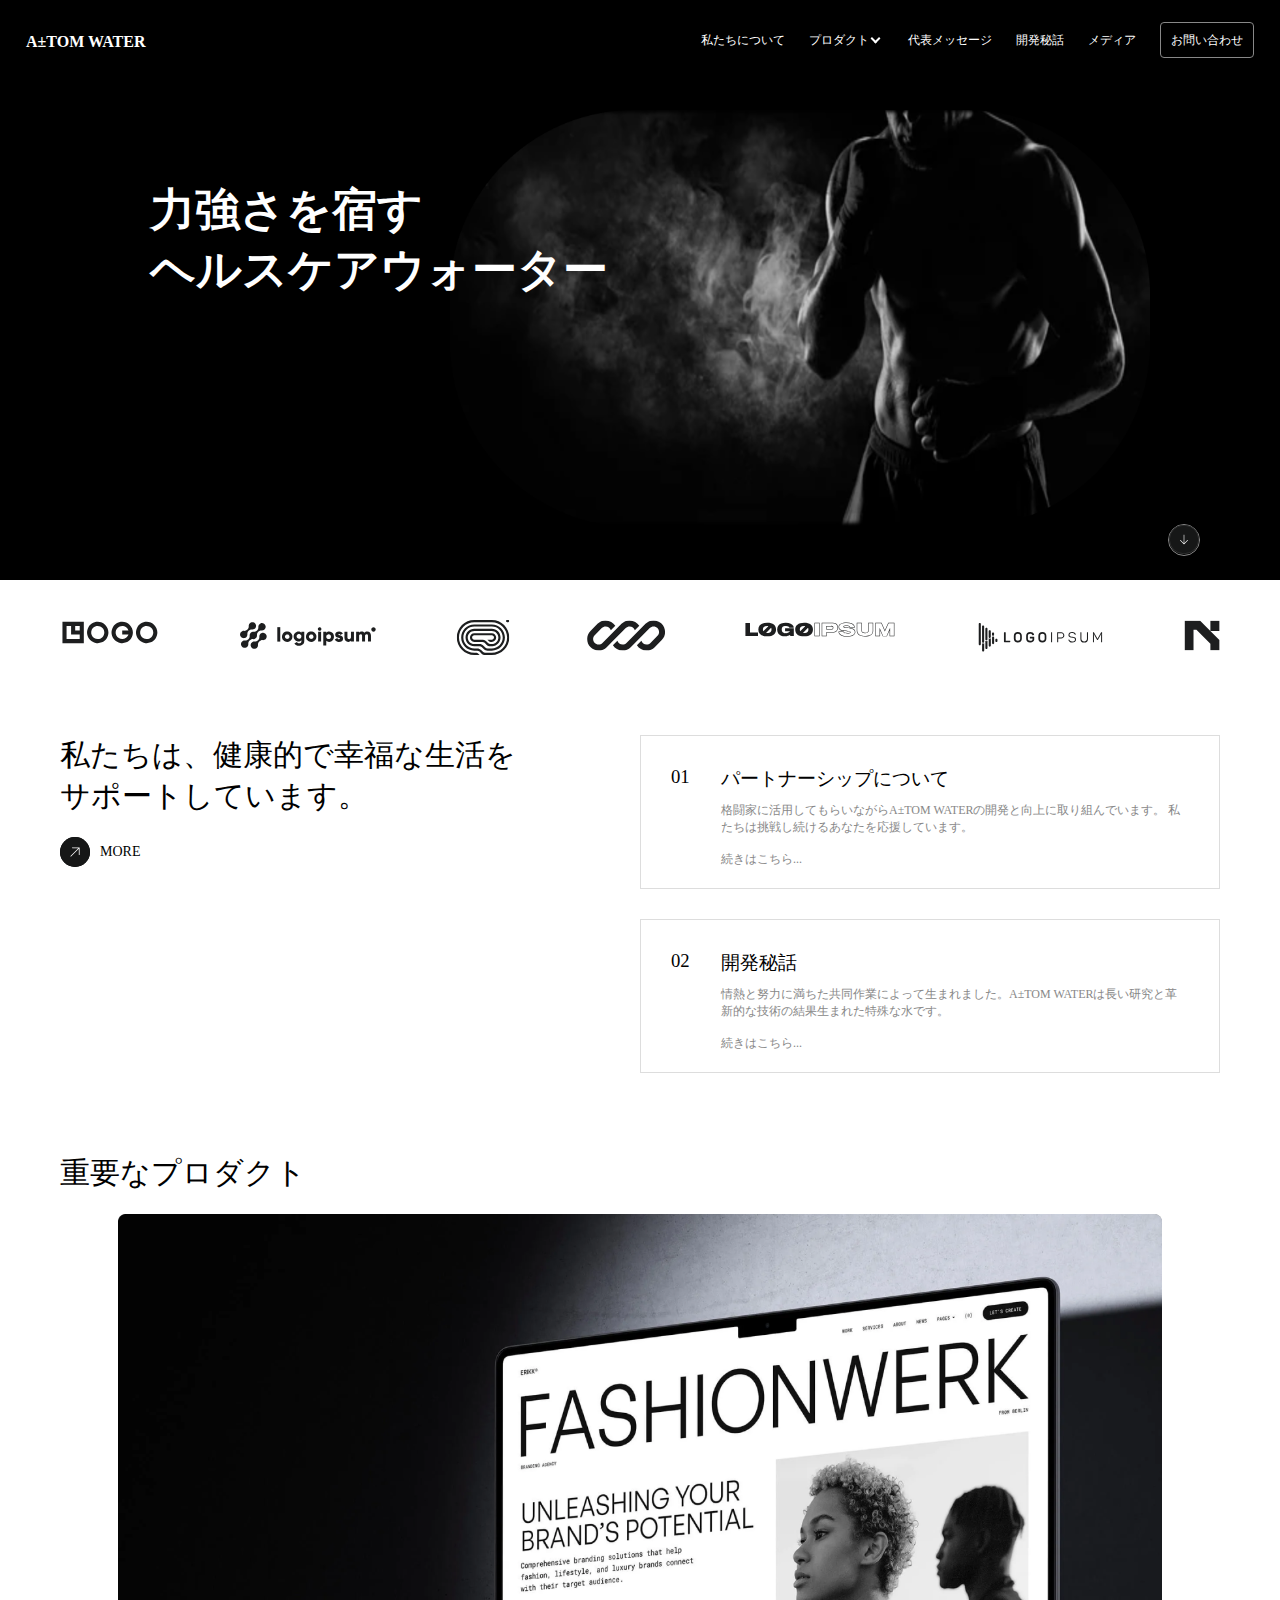
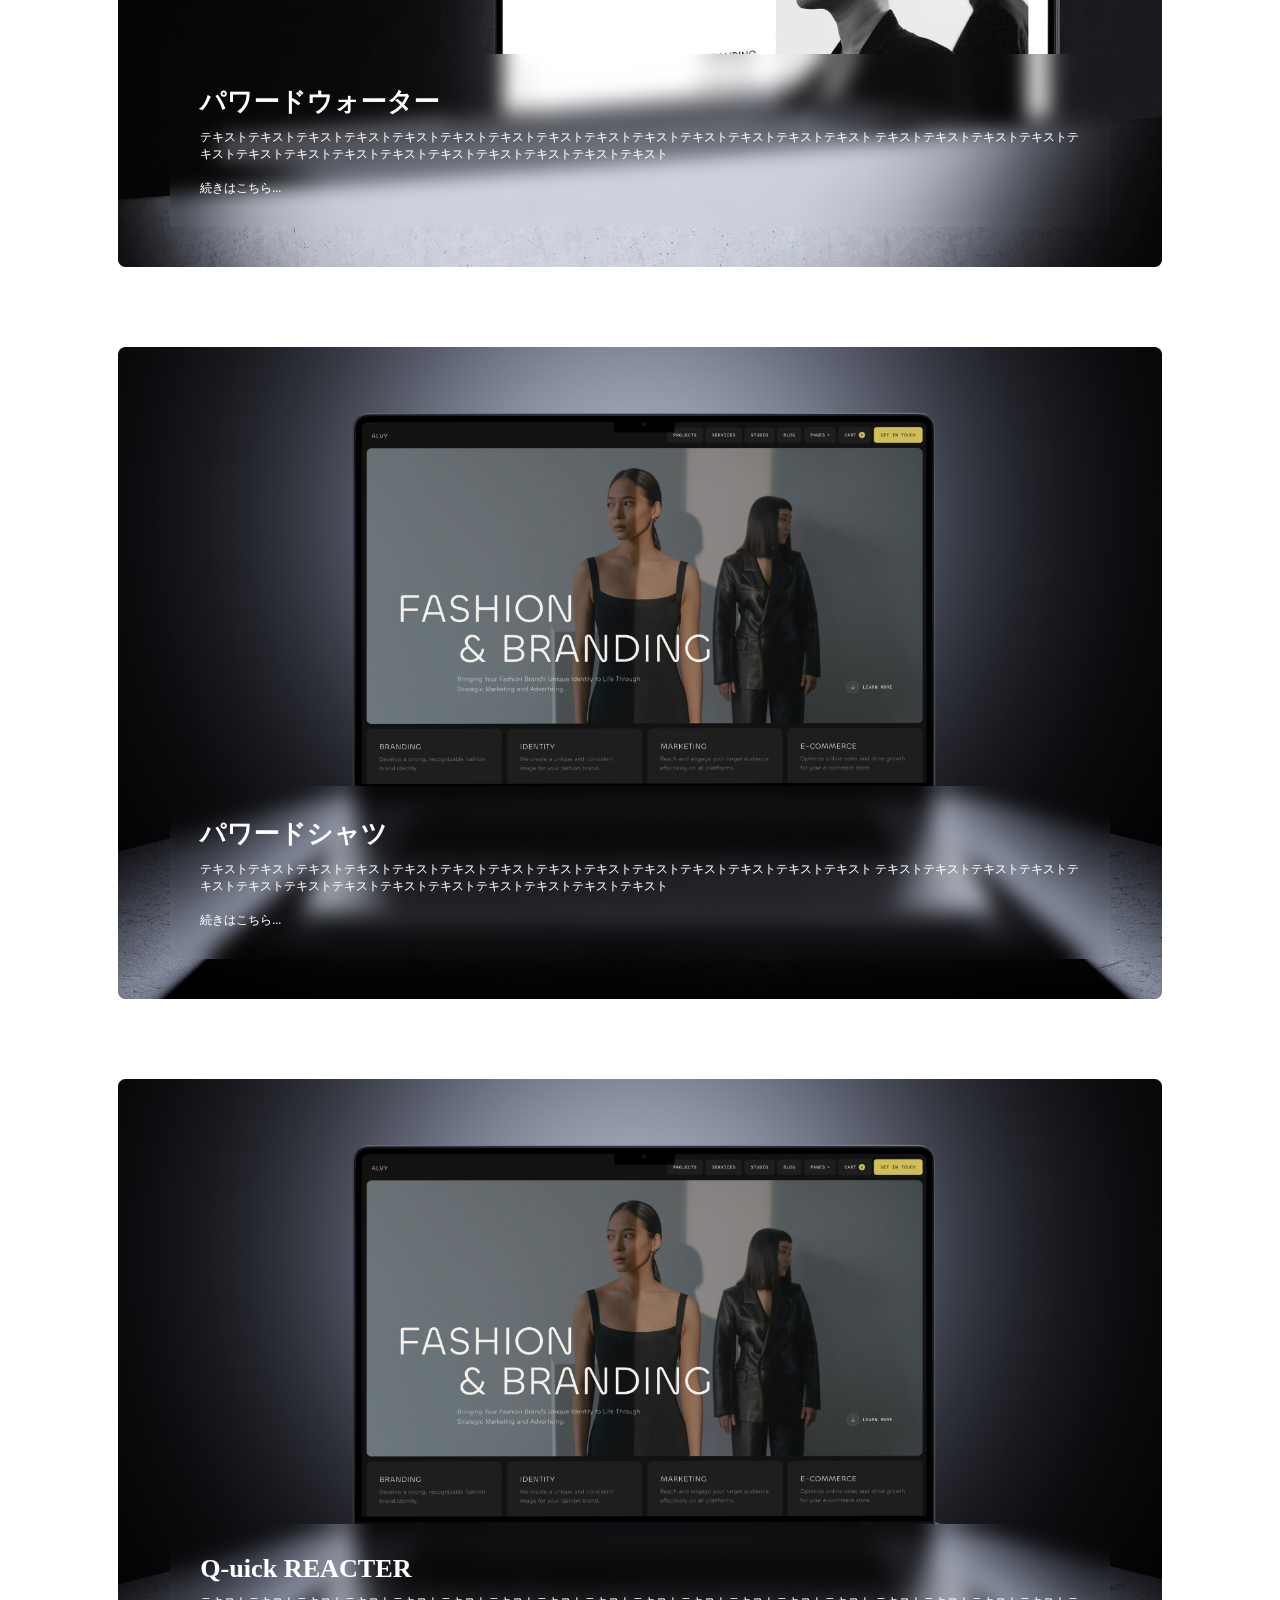
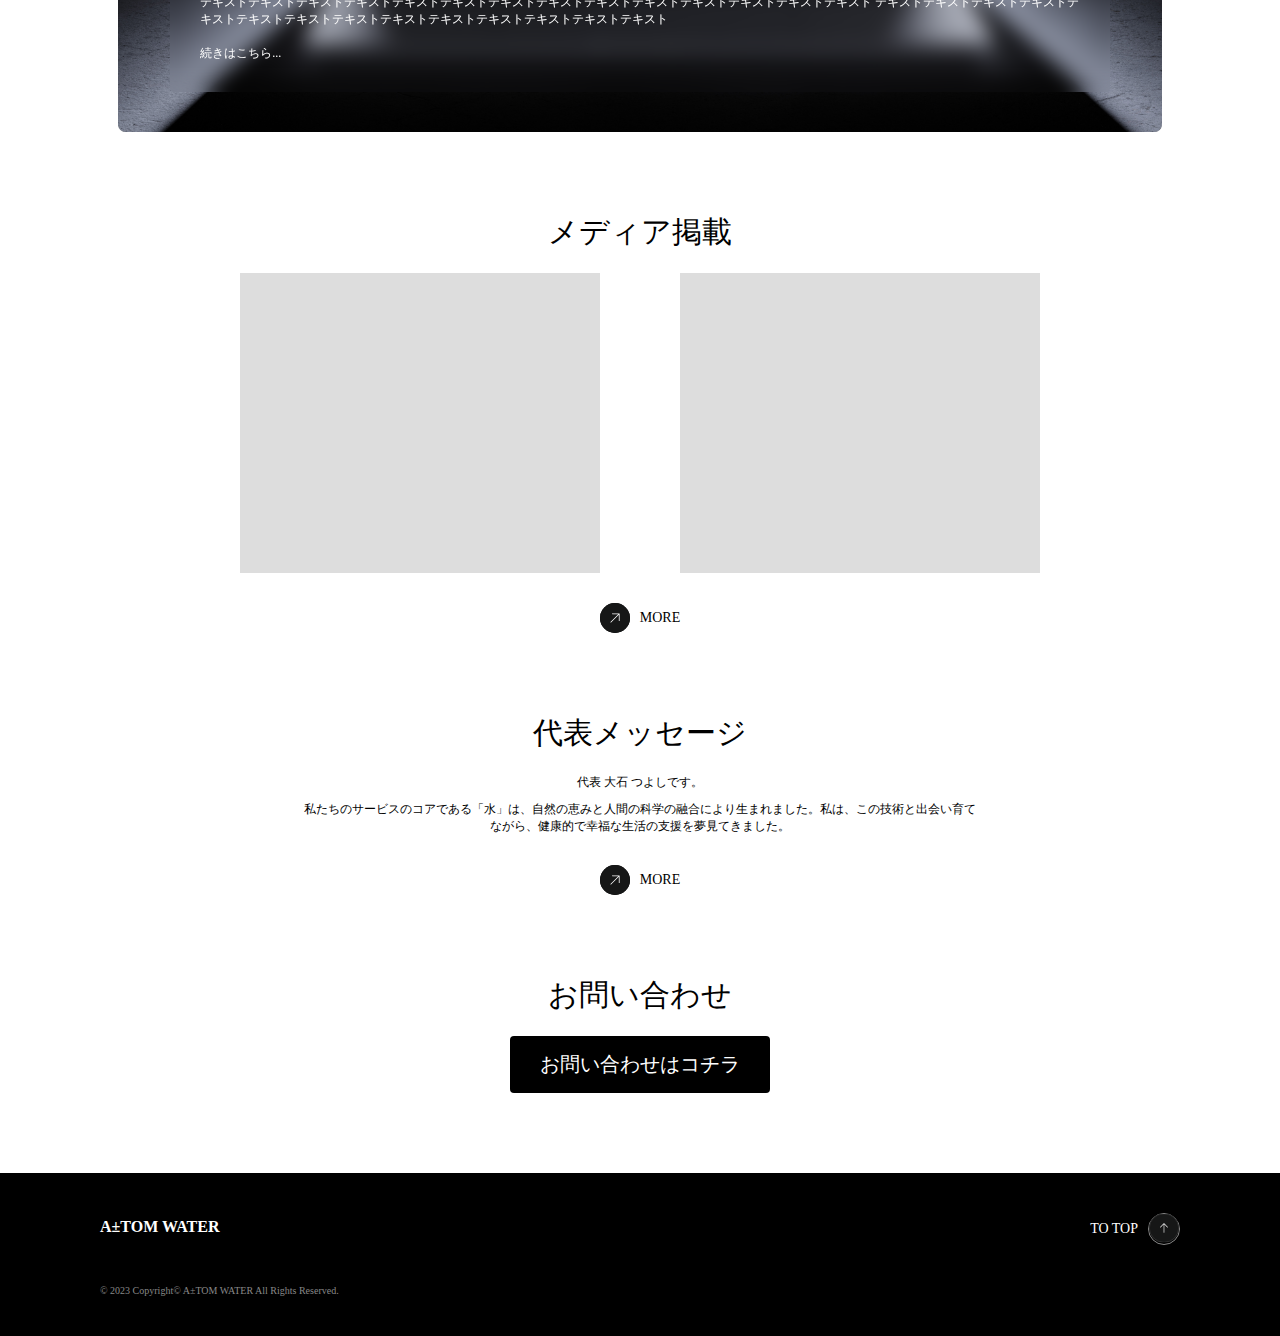
<file: index.html>
<!DOCTYPE html>
<html lang="ja">
<head>
    <meta charset="UTF-8">
    <meta name="viewport" content="width=device-width, initial-scale=1.0, minimum-scale=1.0, maximum-scale=1.0">
    <link rel="stylesheet" href="style.min.css">
    <script src="https://ajax.googleapis.com/ajax/libs/jquery/3.7.0/jquery.min.js"></script>
    <script src="js/main.js"></script>
    <title>A±TOM WATER</title>
</head>
<body>
    <header>
        <h1 class="site-title visible-sp"><a href="index.html">A±TOM WATER</a></h1>
        <div class="container visible-pc">
            <h1 class="site-title visible-pc"><a href="index.html">A±TOM WATER</a></h1>
            <ul>
                <li><a href="about.html">私たちについて</a></li>
                <li id="accordion-item">
                    <p id="accordion">プロダクト</p>
                </li>
                <ul id="accordion-list">
                    <li><a href="item1.html">パワードウォーター</a></li>
                    <li><a href="item2.html">パワードシャツ</a></li>
                    <li><a href="item3.html">Q-UICK REACTOR</a></li>
                </ul>
                <li><a href="message.html">代表メッセージ</a></li>
                <li><a href="about.html#secret-story">開発秘話</a></li>
                <li><a href="media.html">メディア</a></li>
                <li><a href="contact.html" id="contact">お問い合わせ</a></li>
            </ul>
        </div>

        <div class="visible-sp">
            <div id="mask"></div>
            <div id="hamburger">
                <span></span>
                <span></span>
                <span></span>
            </div>
            <nav>
                <ul>
                    <li><a href="about.html">私たちについて</a></li>
                    <li id="slidedown">プロダクト</li>
                    <ul id="slideitem">
                        <li><a href="item1.html">パワードウォーター</a></li>
                        <li><a href="item2.html">パワードシャツ</a></li>
                        <li><a href="item3.html">Q-UICK REACTOR</a></li>
                    </ul>
                    <li><a href="message.html">代表メッセージ</a></li>
                    <li><a href="about.html#secret-story">開発秘話</a></li>
                    <li><a href="media.html">メディア</a></li>
                    <li id="contact-list"><a href="contact.html">お問い合わせ</a></li>
                </ul>
            </nav>
        </div>
    </header>

    <section class="main">
        <div class="topview">
            <h2 class="toptitle">力強さを宿す<br>ヘルスケアウォーター</h2>
            <div class="top-img">
                <img src="img/26794968_s 1.png" alt="トップ画像">
            </div>
            <!-- <div class="scrolldown">
                <img src="img/tobelow.png" alt="下矢印">
            </div> -->
            <a href="#logo-list" class="link-more">
                <div class="arrow">
                    <img src="img/Badge.svg" alt="下向き矢印">
               </div>
            </a>
        </div>

        <div class="container">
            <div class="logo-list" id="logo-list">
                <ul class="visible-pc logo-list-pc">
                    <li><img src="img/logo.svg" alt="ロゴ画像"></li>
                    <li><img src="img/logo-1.svg" alt="ロゴ画像"></li>
                    <li><img src="img/logo-2.svg" alt="ロゴ画像"></li>
                    <li><img src="img/logo-3.svg" alt="ロゴ画像"></li>
                    <li><img src="img/logo-4.svg" alt="ロゴ画像"></li>
                    <li><img src="img/logo-5.svg" alt="ロゴ画像"></li>
                    <li><img src="img/logo-6.svg" alt="ロゴ画像"></li>
                </ul>
                <ul class="visible-sp logo-list-sp">
                    <li><img src="img/logo.svg" alt="ロゴ画像"></li>
                    <li><img src="img/logo-1.svg" alt="ロゴ画像"></li>
                    <li><img src="img/logo-3.svg" alt="ロゴ画像"></li>
                </ul>
            </div>

            <div class="support">
                <div class="supporttitle">
                    <h2>私たちは、健康的で幸福な生活を<br class="visible-pc">サポートしています。</h2>
                    <a href="about.html" class="link-more visible-pc">
                        <!-- <div class="arrow">
                             <span class="arrow-clippath"></span>
                        </div> -->
                        <div class="arrow">
                            <img src="img/Button Text Icon.svg" alt="右斜向き矢印">
                        </div>
                        <p class="more-black">MORE</p>
                    </a>
                </div>
                <ul class="support-list">
                    <li>
                        <h3 id="h3-01">パートナーシップについて</h3>
                        <p>格闘家に活用してもらいながらA±TOM WATERの開発と向上に取り組んでいます。
                           私たちは挑戦し続けるあなたを応援しています。<br>
                           <br>
                           <a href="about.html#partner">続きはこちら...</a></p>
                    </li>
                    <li>
                        <h3 id="h3-02">開発秘話</h3>
                        <p>情熱と努力に満ちた共同作業によって生まれました。A±TOM WATERは長い研究と革新的な技術の結果生まれた特殊な水です。<br>
                            <br>
                           <a href="about.html#secret-story">続きはこちら...</a></p>
                    </li>
                </ul>
                <a href="about.html" class="link-more visible-sp">
                    <div class="arrow">
                        <img src="img/Button Text Icon.svg" alt="右斜上向き矢印">
                    </div>
                    <p class="more-black">MORE</p>
                </a>
            </div>

            <div class="product">
                <h2>重要なプロダクト</h2>
                <ul>
                    <li>
                        <div class="product-img">
                            <img src="img/Image Wrapper.png" alt="商品画像">
                        </div>
                        <div class="product-text">
                            <h3>パワードウォーター</h3>
                            <p>テキストテキストテキストテキストテキストテキストテキストテキストテキストテキストテキストテキストテキストテキスト
                                テキストテキストテキストテキストテキストテキストテキストテキストテキストテキストテキストテキストテキストテキスト
                            </p>
                            <a href="item1.html">続きはこちら...</a>
                        </div>
                    </li>
                    <li>
                        <div class="product-img">
                            <img src="img/Project.png" alt="商品画像">
                        </div>
                        <div class="product-text">
                            <h3>パワードシャツ</h3>
                            <p>テキストテキストテキストテキストテキストテキストテキストテキストテキストテキストテキストテキストテキストテキスト
                                テキストテキストテキストテキストテキストテキストテキストテキストテキストテキストテキストテキストテキストテキスト
                            </p>
                            <a href="item2.html">続きはこちら...</a>
                        </div>
                    </li>
                    <li>
                        <div class="product-img">
                            <img src="img/Project.png" alt="商品画像">
                        </div>
                        <div class="product-text">
                            <h3>Q-uick REACTER</h3>
                            <p>テキストテキストテキストテキストテキストテキストテキストテキストテキストテキストテキストテキストテキストテキスト
                                テキストテキストテキストテキストテキストテキストテキストテキストテキストテキストテキストテキストテキストテキスト
                            </p>
                            <a href="item3.html">続きはこちら...</a>
                        </div>
                    </li>
                </ul>
            </div>

            <div class="media">
                <h2>メディア掲載</h2>
                    <ul>
                        <li></li>
                        <li></li>
                    </ul>
                    <a href="media.html" class="link-more">
                        <!-- <div class="arrow">
                             <span class="arrow-clippath"></span>
                        </div> -->
                        <div class="arrow">
                            <img src="img/Button Text Icon.svg" alt="右斜向き矢印">
                        </div>
                        <p class="more-black">MORE</p>
                    </a>
            </div>

            <div class="message">
                <h2>代表メッセージ</h2>
                <h3 class="name">代表 大石 つよしです。</h3>
                <p>私たちのサービスのコアである「水」は、自然の恵みと人間の科学の融合により生まれました。私は、この技術と出会い育てながら、健康的で幸福な生活の支援を夢見てきました。</p>
                <a href="message.html" class="link-more">
                    <!-- <div class="arrow">
                         <span class="arrow-clippath"></span>
                    </div> -->
                    <div class="arrow">
                        <img src="img/Button Text Icon.svg" alt="右斜向き矢印">
                    </div>
                    <p class="more-black">MORE</p>
                </a>
            </div>

            <div class="contact">
                <h2>お問い合わせ</h2>
                <div class="contact-btn">
                    <a href="contact.html">お問い合わせはコチラ</a>
                </div>
            </div>
        </div>
    </section>

    <footer>
        <div class="container">
            <ul>
                <li>
                    <h1 class="site-title">
                        <a href="index.html">A±TOM WATER</a>
                    </h1>
                </li>
                <li>
                    <ul>
                        <a href="index.html" class="link-more" id="top">
                            <p class="more-black">TO TOP</p>
                            <div class="arrow">
                                <img src="img/Badge.svg" alt="上向き矢印">
                           </div>
                        </a>
                    </ul>
                </li>
            </ul>
            <p class="copyright">&copy; 2023 Copyright&copy; A±TOM WATER All Rights Reserved.</p>
        </div>
    </footer>
</body>
</html>
</file>
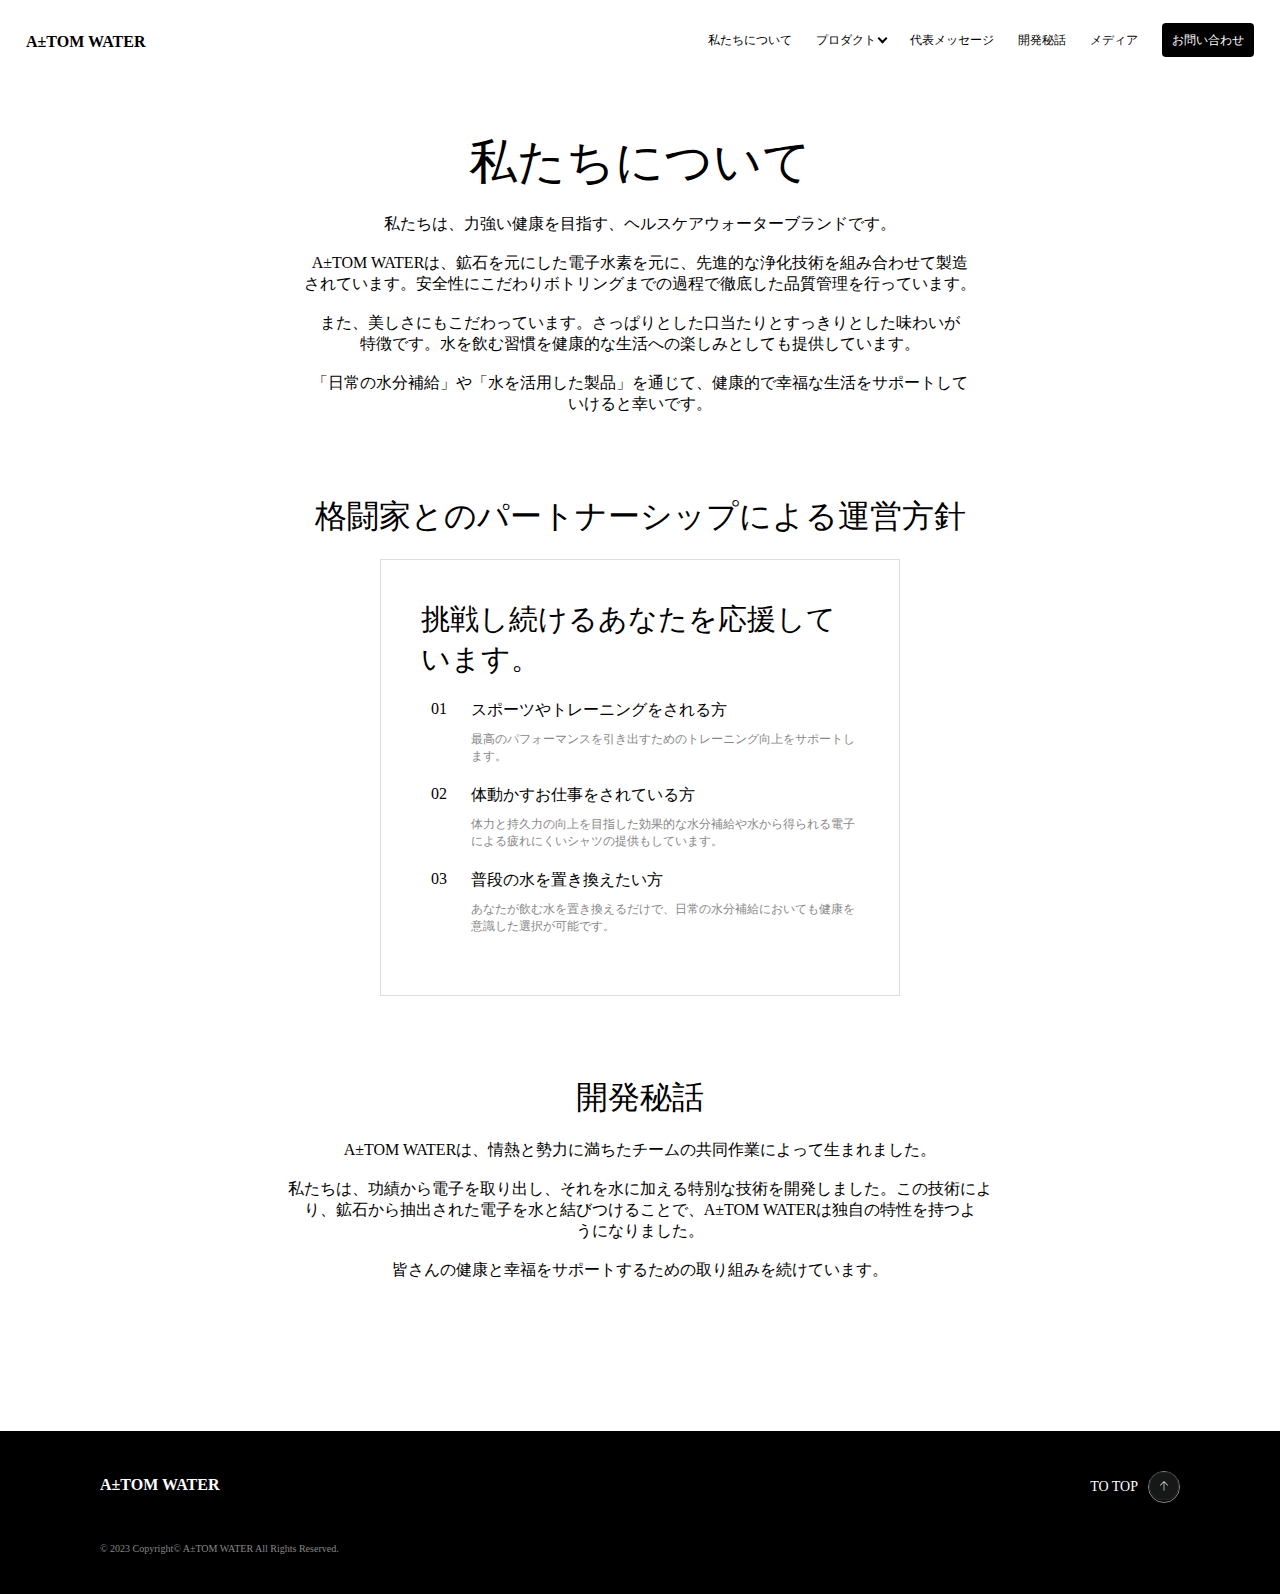
<file: about.html>
<!DOCTYPE html>
<html lang="ja">
<head>
    <meta charset="UTF-8">
    <meta name="viewport" content="width=device-width, initial-scale=1.0">
    <link rel="stylesheet" href="about.min.css">
    <script src="https://ajax.googleapis.com/ajax/libs/jquery/3.7.0/jquery.min.js"></script>
    <script src="js/main.js"></script>
    <title>A±TOM WATER About</title>
</head>
<body>
    <header>
        <h1 class="site-title visible-sp"><a href="index.html">A±TOM WATER</a></h1>
        <div class="container visible-pc">
            <h1 class="site-title visible-pc"><a href="index.html">A±TOM WATER</a></h1>
            <ul>
                <li><a href="about.html">私たちについて</a></li>
                <li id="accordion-item">
                    <p id="accordion">プロダクト</p>
                </li>
                <ul id="accordion-list">
                    <li><a href="item1.html">パワードウォーター</a></li>
                    <li><a href="item2.html">パワードシャツ</a></li>
                    <li><a href="item3.html">Q-UICK REACTOR</a></li>
                </ul>
                <li><a href="message.html">代表メッセージ</a></li>
                <li><a href="about.html#secret-story">開発秘話</a></li>
                <li><a href="media.html">メディア</a></li>
                <li><a href="contact.html" id="contact">お問い合わせ</a></li>
            </ul>
        </div>

        <div class="visible-sp">
            <div id="mask"></div>
            <div id="hamburger">
                <span></span>
                <span></span>
                <span></span>
            </div>
            <nav>
                <ul>
                    <li class="to-top"><a href="index.html">トップページへ戻る</a></li>
                    <li><a href="about.html">私たちについて</a></li>
                    <li id="slidedown">プロダクト</li>
                    <ul id="slideitem">
                        <li><a href="item1.html">パワードウォーター</a></li>
                        <li><a href="item2.html">パワードシャツ</a></li>
                        <li><a href="item3.html">Q-UICK REACTOR</a></li>
                    </ul>
                    <li><a href="message.html">代表メッセージ</a></li>
                    <li><a href="about.html#secret-story">開発秘話</a></li>
                    <li><a href="media.html">メディア</a></li>
                    <li id="contact-list"><a href="contact.html">お問い合わせ</a></li>
                </ul>
            </nav>
        </div>
    </header>

    <section class="main">
        <h2 class="page-title">私たちについて</h2>
        <div class="text-box">
            <p>私たちは、力強い健康を目指す、ヘルスケアウォーターブランドです。<br>
            <br>
            A±TOM WATERは、鉱石を元にした電子水素を元に、先進的な浄化技術を組み合わせて製造<br>
            されています。安全性にこだわりボトリングまでの過程で徹底した品質管理を行っています。<br>
            <br>
            また、美しさにもこだわっています。さっぱりとした口当たりとすっきりとした味わいが<br>
            特徴です。水を飲む習慣を健康的な生活への楽しみとしても提供しています。<br>
            <br>
            「日常の水分補給」や「水を活用した製品」を通じて、健康的で幸福な生活をサポートして<br>
            いけると幸いです。</p>
        </div>
        <h3 class="sub-title" id="partner">格闘家とのパートナーシップによる運営方針</h3>
        <div class="list">
            <h4 class="list-title">挑戦し続けるあなたを応援しています。</h4>
            <ul>
                <li>
                    <h4 class="item-title" id="title01">スポーツやトレーニングをされる方</h4>
                    <p class="item-text">最高のパフォーマンスを引き出すためのトレーニング向上をサポートします。</p>
                </li>
                <li>
                    <h4 class="item-title" id="title02">体動かすお仕事をされている方</h4>
                    <p class="item-text">体力と持久力の向上を目指した効果的な水分補給や水から得られる電子による疲れにくいシャツの提供もしています。</p>
                </li>
                <li>
                    <h4 class="item-title" id="title03">普段の水を置き換えたい方</h4>
                    <p class="item-text">あなたが飲む水を置き換えるだけで、日常の水分補給においても健康を意識した選択が可能です。</p>
                </li>
            </ul>
        </div>
        <h3 class="sub-title" id="secret-story">開発秘話</h3>
        <div class="text-box">
            <p>A±TOM WATERは、情熱と勢力に満ちたチームの共同作業によって生まれました。<br>
            <br>
            私たちは、功績から電子を取り出し、それを水に加える特別な技術を開発しました。この技術によ<br>
            り、鉱石から抽出された電子を水と結びつけることで、A±TOM WATERは独自の特性を持つよ<br>
            うになりました。<br>
            <br>
            皆さんの健康と幸福をサポートするための取り組みを続けています。</p>
        </div>
    </section>

    <footer>
        <div class="container">
            <ul>
                <li>
                    <h1 class="site-title">
                        <a href="index.html">A±TOM WATER</a>
                    </h1>
                </li>
                <li>
                    <ul>
                        <a href="about.html" class="link-more" id="top">
                            <p class="more-black">TO TOP</p>
                            <div class="arrow">
                                <img src="img/Badge.svg" alt="上向き矢印">
                           </div>
                        </a>
                    </ul>
                </li>
            </ul>
            <p class="copyright">&copy; 2023 Copyright&copy; A±TOM WATER All Rights Reserved.</p>
        </div>
    </footer>
</body>
</html>
</file>
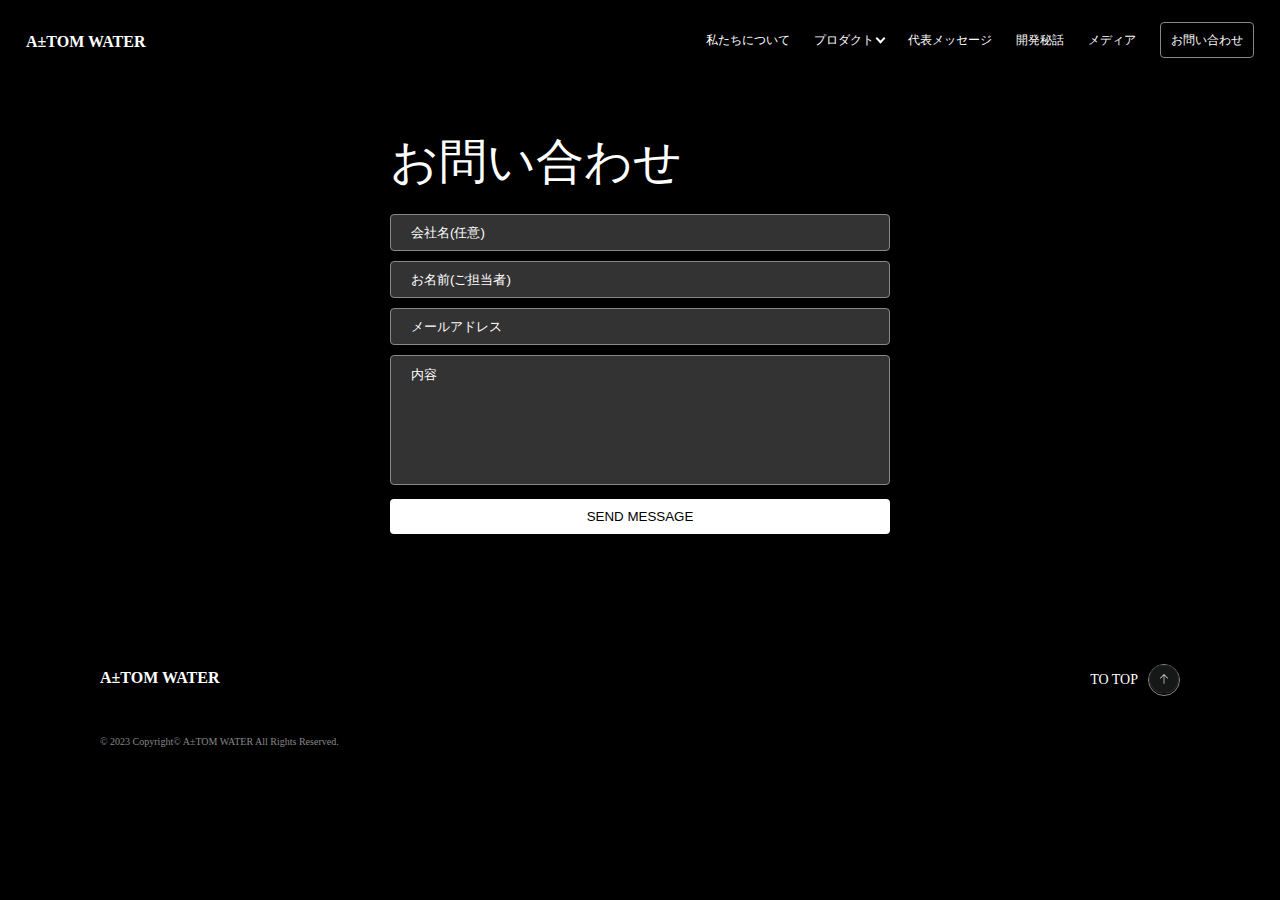
<file: contact.html>
<!DOCTYPE html>
<html lang="ja">
<head>
    <meta charset="UTF-8">
    <meta name="viewport" content="width=device-width, initial-scale=1.0">
    <link rel="stylesheet" href="contact.min.css">
    <script src="https://ajax.googleapis.com/ajax/libs/jquery/3.7.0/jquery.min.js"></script>
    <script src="js/main.js"></script>
    <title>A±TOM WATER お問い合わせ</title>
</head>
<body>
    <header>
        <h1 class="site-title visible-sp"><a href="index.html">A±TOM WATER</a></h1>
        <div class="container visible-pc">
            <h1 class="site-title visible-pc"><a href="index.html">A±TOM WATER</a></h1>
            <ul>
                <li><a href="about.html">私たちについて</a></li>
                <li id="accordion-item">
                    <p id="accordion">プロダクト</p>
                </li>
                <ul id="accordion-list">
                    <li><a href="item1.html">パワードウォーター</a></li>
                    <li><a href="item2.html">パワードシャツ</a></li>
                    <li><a href="item3.html">Q-UICK REACTOR</a></li>
                </ul>
                <li><a href="message.html">代表メッセージ</a></li>
                <li><a href="about.html#secret-story">開発秘話</a></li>
                <li><a href="media.html">メディア</a></li>
                <li><a href="contact.html" id="contact">お問い合わせ</a></li>
            </ul>
        </div>

        <div class="visible-sp">
            <div id="mask"></div>
            <div id="hamburger">
                <span></span>
                <span></span>
                <span></span>
            </div>
            <nav>
                <ul>
                    <li class="to-top"><a href="index.html">トップページへ戻る</a></li>
                    <li><a href="about.html">私たちについて</a></li>
                    <li id="slidedown">プロダクト</li>
                    <ul id="slideitem">
                        <li><a href="item1.html">パワードウォーター</a></li>
                        <li><a href="item2.html">パワードシャツ</a></li>
                        <li><a href="item3.html">Q-UICK REACTOR</a></li>
                    </ul>
                    <li><a href="message.html">代表メッセージ</a></li>
                    <li><a href="about.html#secret-story">開発秘話</a></li>
                    <li><a href="media.html">メディア</a></li>
                    <li id="contact-list"><a href="contact.html">お問い合わせ</a></li>
                </ul>
            </nav>
        </div>
    </header>

    <section class="main">
        <div class="content">
            <h2>お問い合わせ</h2>
            <form action="#" method="post">
                <input type="text" name="company-name" id="company-name" placeholder="会社名(任意)">
                <input type="text" name="name" id="name" placeholder="お名前(ご担当者)">
                <!-- <p class="error-text" id="name-text"></p> -->
                <input type="text" name="mail" id="mail" placeholder="メールアドレス">
                <!-- <p class="error-text" id="mail-text"></p> -->
                <textarea name="contents" id="contents" placeholder="内容"></textarea>
                <!-- <p class="error-text" id="contents-desc"></p> -->
                <input type="submit" value="SEND MESSAGE" id="submit" onclick="return check();">
            </form>
        </div>
    </section>

    <footer>
        <div class="container">
            <ul>
                <li>
                    <h1 class="site-title">
                        <a href="index.html">A±TOM WATER</a>
                    </h1>
                </li>
                <li>
                    <ul>
                        <a href="contact.html" class="link-more" id="top">
                            <p class="more-black">TO TOP</p>
                            <div class="arrow">
                                <img src="img/Badge.svg" alt="上向き矢印">
                           </div>
                        </a>
                    </ul>
                </li>
            </ul>
            <p class="copyright">&copy; 2023 Copyright&copy; A±TOM WATER All Rights Reserved.</p>
        </div>
    </footer>
</body>
</html>
</file>
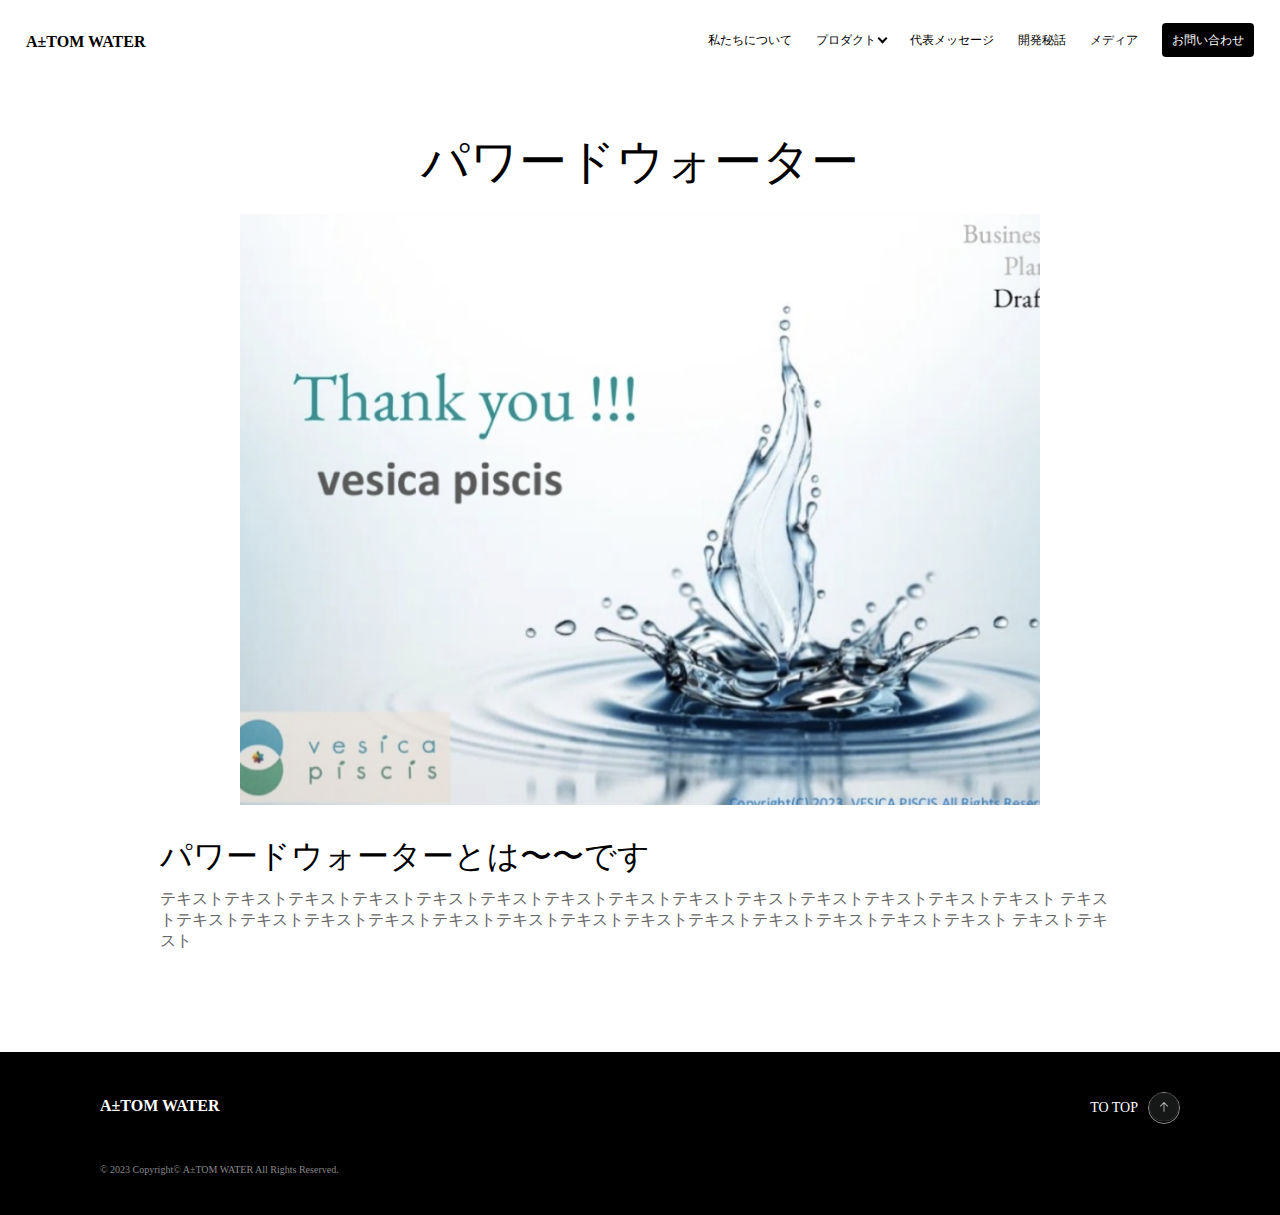
<file: item1.html>
<!DOCTYPE html>
<html lang="ja">
<head>
    <meta charset="UTF-8">
    <meta name="viewport" content="width=device-width, initial-scale=1.0">
    <link rel="stylesheet" href="item1.min.css">
    <script src="https://ajax.googleapis.com/ajax/libs/jquery/3.7.0/jquery.min.js"></script>
    <script src="js/main.js"></script>
    <title>A±TOM WATER product</title>
</head>
<body>
    <header>
        <h1 class="site-title visible-sp"><a href="index.html">A±TOM WATER</a></h1>
        <div class="container visible-pc">
            <h1 class="site-title visible-pc"><a href="index.html">A±TOM WATER</a></h1>
            <ul>
                <li><a href="about.html">私たちについて</a></li>
                <li id="accordion-item">
                    <p id="accordion">プロダクト</p>
                </li>
                <ul id="accordion-list">
                    <li><a href="item1.html">パワードウォーター</a></li>
                    <li><a href="item2.html">パワードシャツ</a></li>
                    <li><a href="item3.html">Q-UICK REACTOR</a></li>
                </ul>
                <li><a href="message.html">代表メッセージ</a></li>
                <li><a href="about.html#secret-story">開発秘話</a></li>
                <li><a href="media.html">メディア</a></li>
                <li><a href="contact.html" id="contact">お問い合わせ</a></li>
            </ul>
        </div>

        <div class="visible-sp">
            <div id="mask"></div>
            <div id="hamburger">
                <span></span>
                <span></span>
                <span></span>
            </div>
            <nav>
                <ul>
                    <li class="to-top"><a href="index.html">トップページへ戻る</a></li>
                    <li><a href="about.html">私たちについて</a></li>
                    <li id="slidedown">プロダクト</li>
                    <ul id="slideitem">
                        <li><a href="item1.html">パワードウォーター</a></li>
                        <li><a href="item2.html">パワードシャツ</a></li>
                        <li><a href="item3.html">Q-UICK REACTOR</a></li>
                    </ul>
                    <li><a href="message.html">代表メッセージ</a></li>
                    <li><a href="about.html#secret-story">開発秘話</a></li>
                    <li><a href="media.html">メディア</a></li>
                    <li id="contact-list"><a href="contact.html">お問い合わせ</a></li>
                </ul>
            </nav>
        </div>
    </header>

    <section class="main">
        <h2 class="page-title">パワードウォーター</h2>
        <div class="item-img">
            <img src="img/productB.png" alt="商品画像">
        </div>
        <div class="item-desc">
            <h3 class="text-title">パワードウォーターとは〜〜です</h3>
            <p>テキストテキストテキストテキストテキストテキストテキストテキストテキストテキストテキストテキストテキストテキスト                
                テキストテキストテキストテキストテキストテキストテキストテキストテキストテキストテキストテキストテキストテキスト 
                テキストテキスト
            </p>
        </div>
    </section>

    <footer>
        <div class="container">
            <ul>
                <li>
                    <h1 class="site-title">
                        <a href="index.html">A±TOM WATER</a>
                    </h1>
                </li>
                <li>
                    <ul>
                        <a href="item1.html" class="link-more" id="top">
                            <p class="more-black">TO TOP</p>
                            <div class="arrow">
                                <img src="img/Badge.svg" alt="上向き矢印">
                           </div>
                        </a>
                    </ul>
                </li>
            </ul>
            <p class="copyright">&copy; 2023 Copyright&copy; A±TOM WATER All Rights Reserved.</p>
        </div>
    </footer>
</body>
</html>
</file>
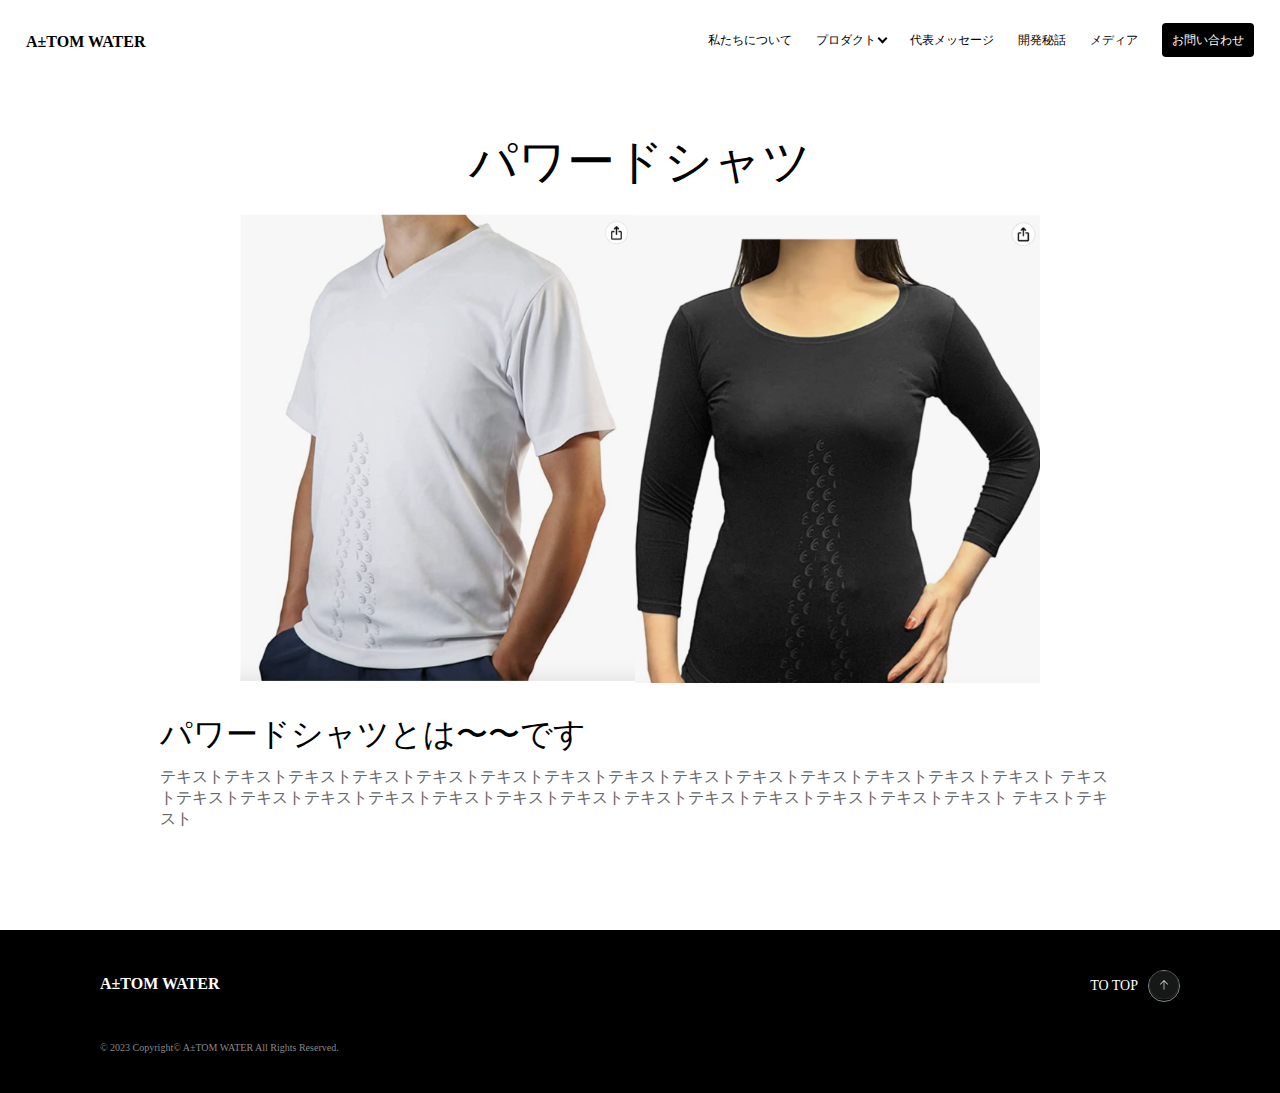
<file: item2.html>
<!DOCTYPE html>
<html lang="ja">
<head>
    <meta charset="UTF-8">
    <meta name="viewport" content="width=device-width, initial-scale=1.0">
    <link rel="stylesheet" href="item1.min.css">
    <script src="https://ajax.googleapis.com/ajax/libs/jquery/3.7.0/jquery.min.js"></script>
    <script src="js/main.js"></script>
    <title>A±TOM WATER product</title>
</head>
<body>
    <header>
        <h1 class="site-title visible-sp"><a href="index.html">A±TOM WATER</a></h1>
        <div class="container">
            <h1 class="site-title visible-pc"><a href="index.html">A±TOM WATER</a></h1>
            <ul>
                <li><a href="about.html">私たちについて</a></li>
                <li id="accordion-item">
                    <p id="accordion">プロダクト</p>
                </li>
                <ul id="accordion-list">
                    <li><a href="item1.html">パワードウォーター</a></li>
                    <li><a href="item2.html">パワードシャツ</a></li>
                    <li><a href="item3.html">Q-UICK REACTOR</a></li>
                </ul>
                <li><a href="message.html">代表メッセージ</a></li>
                <li><a href="about.html#secret-story">開発秘話</a></li>
                <li><a href="media.html">メディア</a></li>
                <li><a href="contact.html" id="contact">お問い合わせ</a></li>
            </ul>
        </div>

        <div class="visible-sp">
            <div id="mask"></div>
            <div id="hamburger">
                <span></span>
                <span></span>
                <span></span>
            </div>
            <nav>
                <ul>
                    <li class="to-top"><a href="index.html">トップページへ戻る</a></li>
                    <li><a href="about.html">私たちについて</a></li>
                    <li id="slidedown">プロダクト</li>
                    <ul id="slideitem">
                        <li><a href="item1.html">パワードウォーター</a></li>
                        <li><a href="item2.html">パワードシャツ</a></li>
                        <li><a href="item3.html">Q-UICK REACTOR</a></li>
                    </ul>
                    <li><a href="message.html">代表メッセージ</a></li>
                    <li><a href="about.html#secret-story">開発秘話</a></li>
                    <li><a href="media.html">メディア</a></li>
                    <li id="contact-list"><a href="contact.html">お問い合わせ</a></li>
                </ul>
            </nav>
        </div>
    </header>

    <section class="main">
        <h2 class="page-title">パワードシャツ</h2>
        <div class="item-img">
            <img src="img/productA.png" alt="商品画像">
        </div>
        <div class="item-desc">
            <h3 class="text-title">パワードシャツとは〜〜です</h3>
            <p>テキストテキストテキストテキストテキストテキストテキストテキストテキストテキストテキストテキストテキストテキスト                
                テキストテキストテキストテキストテキストテキストテキストテキストテキストテキストテキストテキストテキストテキスト 
                テキストテキスト
            </p>
        </div>
    </section>

    <footer>
        <div class="container">
            <ul>
                <li>
                    <h1 class="site-title">
                        <a href="index.html">A±TOM WATER</a>
                    </h1>
                </li>
                <li>
                    <ul>
                        <a href="item2.html" class="link-more" id="top">
                            <p class="more-black">TO TOP</p>
                            <div class="arrow">
                                <img src="img/Badge.svg" alt="上向き矢印">
                           </div>
                        </a>
                    </ul>
                </li>
            </ul>
            <p class="copyright">&copy; 2023 Copyright&copy; A±TOM WATER All Rights Reserved.</p>
        </div>
    </footer>
</body>
</html>
</file>
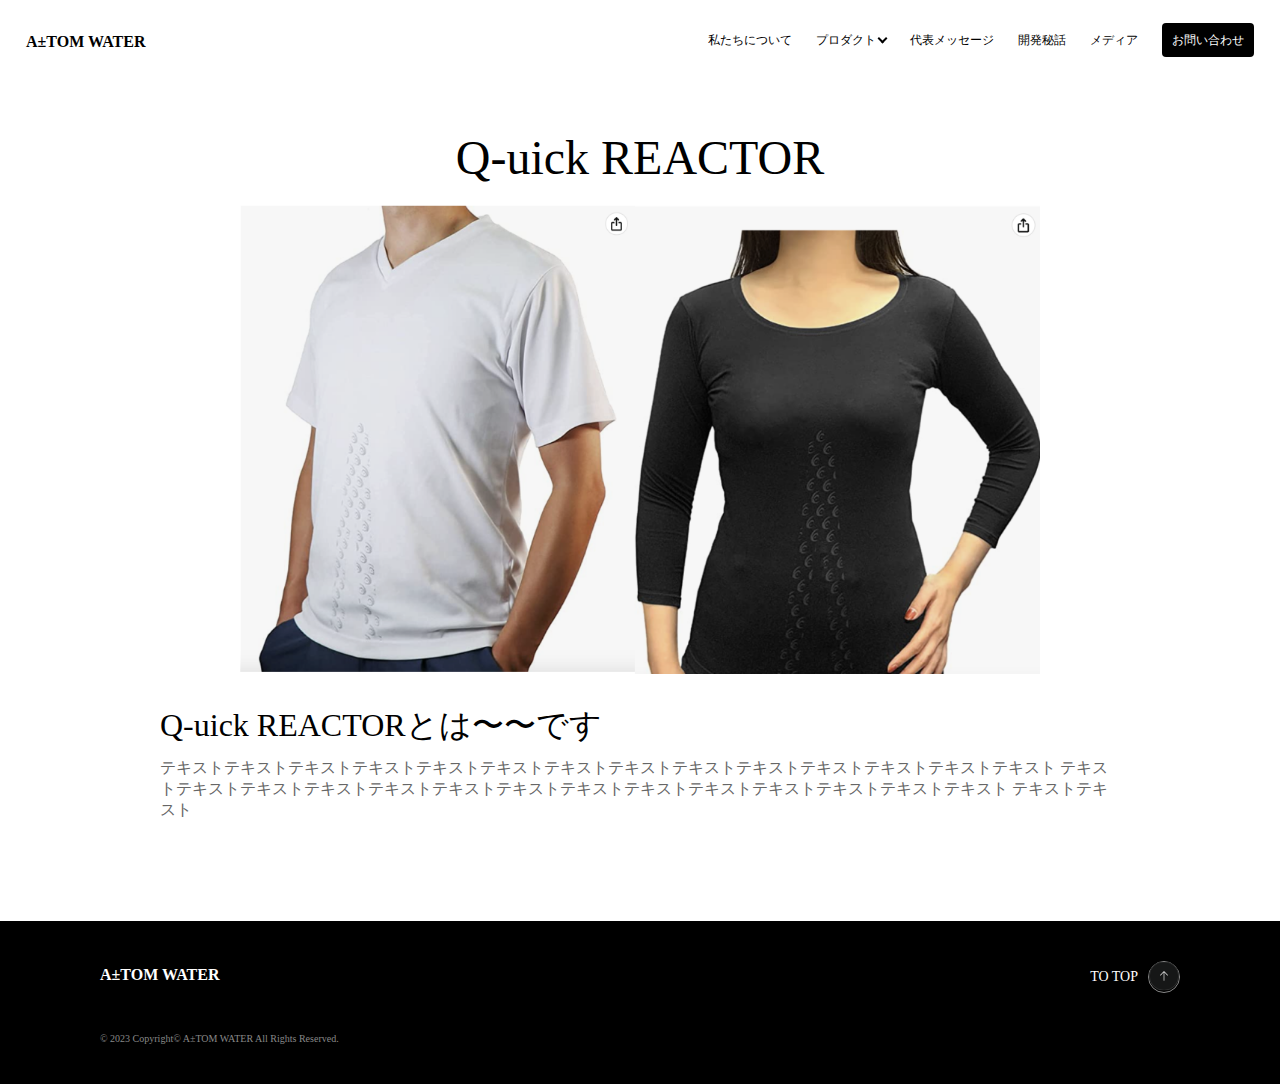
<file: item3.html>
<!DOCTYPE html>
<html lang="ja">
<head>
    <meta charset="UTF-8">
    <meta name="viewport" content="width=device-width, initial-scale=1.0">
    <link rel="stylesheet" href="item1.min.css">
    <script src="https://ajax.googleapis.com/ajax/libs/jquery/3.7.0/jquery.min.js"></script>
    <script src="js/main.js"></script>
    <title>A±TOM WATER product</title>
</head>
<body>
    <header>
        <h1 class="site-title visible-sp"><a href="index.html">A±TOM WATER</a></h1>
        <div class="container">
            <h1 class="site-title visible-pc"><a href="index.html">A±TOM WATER</a></h1>
            <ul>
                <li><a href="about.html">私たちについて</a></li>
                <li id="accordion-item">
                    <p id="accordion">プロダクト</p>
                </li>
                <ul id="accordion-list">
                    <li><a href="item1.html">パワードウォーター</a></li>
                    <li><a href="item2.html">パワードシャツ</a></li>
                    <li><a href="item3.html">Q-UICK REACTOR</a></li>
                </ul>
                <li><a href="message.html">代表メッセージ</a></li>
                <li><a href="about.html#secret-story">開発秘話</a></li>
                <li><a href="media.html">メディア</a></li>
                <li><a href="contact.html" id="contact">お問い合わせ</a></li>
            </ul>
        </div>

        <div class="visible-sp">
            <div id="mask"></div>
            <div id="hamburger">
                <span></span>
                <span></span>
                <span></span>
            </div>
            <nav>
                <ul>
                    <li class="to-top"><a href="index.html">トップページへ戻る</a></li>
                    <li><a href="about.html">私たちについて</a></li>
                    <li id="slidedown">プロダクト</li>
                    <ul id="slideitem">
                        <li><a href="item1.html">パワードウォーター</a></li>
                        <li><a href="item2.html">パワードシャツ</a></li>
                        <li><a href="item3.html">Q-UICK REACTOR</a></li>
                    </ul>
                    <li><a href="message.html">代表メッセージ</a></li>
                    <li><a href="about.html#secret-story">開発秘話</a></li>
                    <li><a href="media.html">メディア</a></li>
                    <li id="contact-list"><a href="contact.html">お問い合わせ</a></li>
                </ul>
            </nav>
        </div>
    </header>

    <section class="main">
        <h2 class="page-title">Q-uick REACTOR</h2>
        <div class="item-img">
            <img src="img/productA.png" alt="商品画像">
        </div>
        <div class="item-desc">
            <h3 class="text-title">Q-uick REACTORとは〜〜です</h3>
            <p>テキストテキストテキストテキストテキストテキストテキストテキストテキストテキストテキストテキストテキストテキスト                
                テキストテキストテキストテキストテキストテキストテキストテキストテキストテキストテキストテキストテキストテキスト 
                テキストテキスト
            </p>
        </div>
    </section>

    <footer>
        <div class="container">
            <ul>
                <li>
                    <h1 class="site-title">
                        <a href="index.html">A±TOM WATER</a>
                    </h1>
                </li>
                <li>
                    <ul>
                        <a href="item3.html" class="link-more" id=top>
                            <p class="more-black">TO TOP</p>
                            <div class="arrow">
                                <img src="img/Badge.svg" alt="上向き矢印">
                           </div>
                        </a>
                    </ul>
                </li>
            </ul>
            <p class="copyright">&copy; 2023 Copyright&copy; A±TOM WATER All Rights Reserved.</p>
        </div>
    </footer>
</body>
</html>
</file>
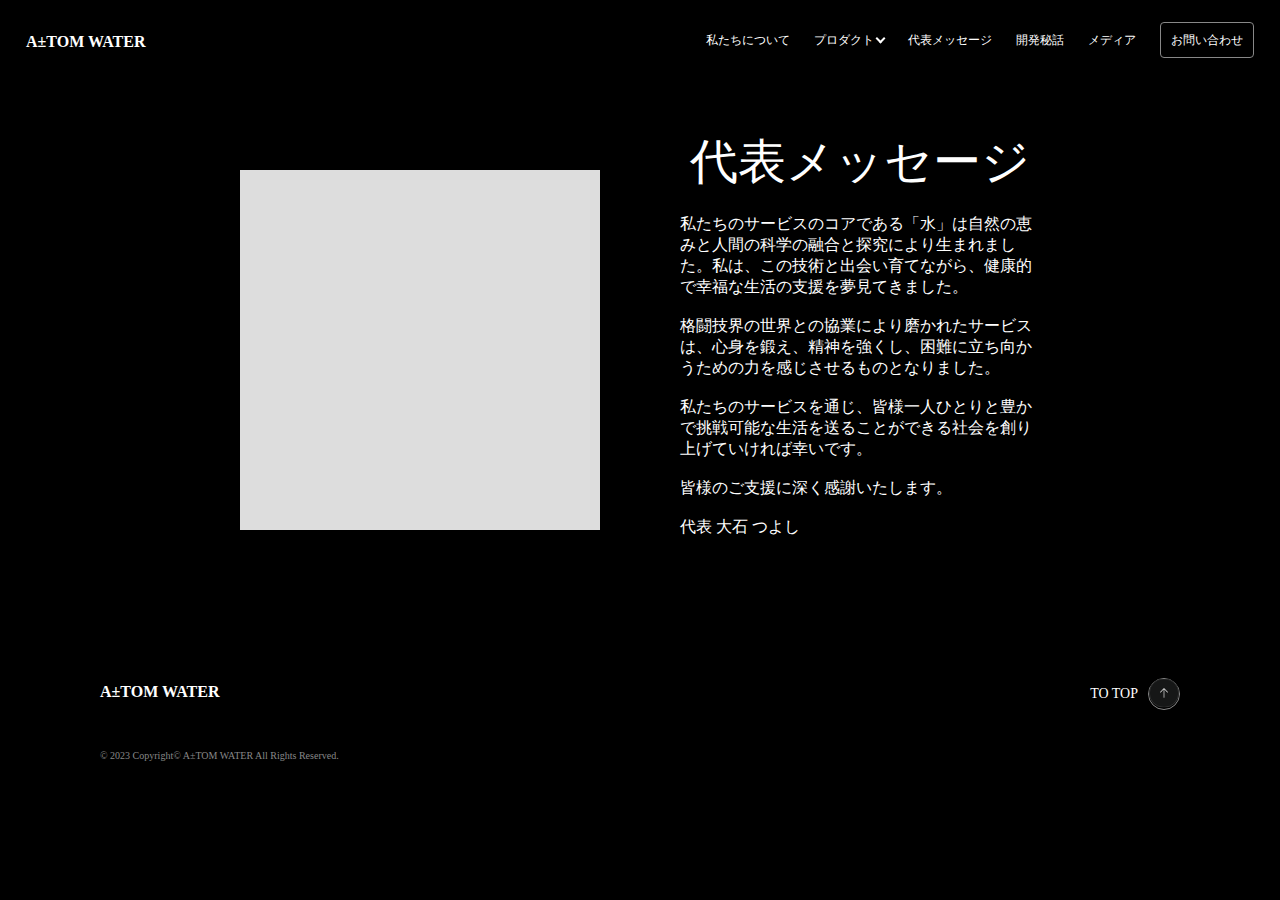
<file: message.html>
<!DOCTYPE html>
<html lang="ja">
<head>
    <meta charset="UTF-8">
    <meta name="viewport" content="width=device-width, initial-scale=1.0">
    <link rel="stylesheet" href="message.min.css">
    <script src="https://ajax.googleapis.com/ajax/libs/jquery/3.7.0/jquery.min.js"></script>
    <script src="js/main.js"></script>
    <title>A±TOM WATER message</title>
</head>
<body>
    <header>
        <h1 class="site-title visible-sp"><a href="index.html">A±TOM WATER</a></h1>
        <div class="container visible-pc">
            <h1 class="site-title visible-pc"><a href="index.html">A±TOM WATER</a></h1>
            <ul>
                <li><a href="about.html">私たちについて</a></li>
                <li id="accordion-item">
                    <p id="accordion">プロダクト</p>
                </li>
                <ul id="accordion-list">
                    <li><a href="item1.html">パワードウォーター</a></li>
                    <li><a href="item2.html">パワードシャツ</a></li>
                    <li><a href="item3.html">Q-UICK REACTOR</a></li>
                </ul>
                <li><a href="message.html">代表メッセージ</a></li>
                <li><a href="about.html#secret-story">開発秘話</a></li>
                <li><a href="media.html">メディア</a></li>
                <li><a href="contact.html" id="contact">お問い合わせ</a></li>
            </ul>
        </div>

        <div class="visible-sp">
            <div id="mask"></div>
            <div id="hamburger">
                <span></span>
                <span></span>
                <span></span>
            </div>
            <nav>
                <ul>
                    <li class="to-top"><a href="index.html">トップページへ戻る</a></li>
                    <li><a href="about.html">私たちについて</a></li>
                    <li id="slidedown">プロダクト</li>
                    <ul id="slideitem">
                        <li><a href="item1.html">パワードウォーター</a></li>
                        <li><a href="item2.html">パワードシャツ</a></li>
                        <li><a href="item3.html">Q-UICK REACTOR</a></li>
                    </ul>
                    <li><a href="message.html">代表メッセージ</a></li>
                    <li><a href="about.html#secret-story">開発秘話</a></li>
                    <li><a href="media.html">メディア</a></li>
                    <li id="contact-list"><a href="contact.html">お問い合わせ</a></li>
                </ul>
            </nav>
        </div>
    </header>

    <section class="main">
        <div class="content">
            <ul>
                <li>
                    <div class="img-area">
                        <!-- <img src="" alt=""> -->
                    </div>
                </li>
                <li>
                    <h2 class="message-title">代表メッセージ</h2>
                    <p>私たちのサービスのコアである「水」は自然の恵みと人間の科学の融合と探究により生まれました。私は、この技術と出会い育てながら、健康的で幸福な生活の支援を夢見てきました。<br>
                    <br>
                    格闘技界の世界との協業により磨かれたサービスは、心身を鍛え、精神を強くし、困難に立ち向かうための力を感じさせるものとなりました。<br>
                    <br>
                    私たちのサービスを通じ、皆様一人ひとりと豊かで挑戦可能な生活を送ることができる社会を創り上げていければ幸いです。<br>
                    <br>
                    皆様のご支援に深く感謝いたします。<br>
                    <br>
                    代表 大石 つよし</p>
                </li>
            </ul>
        </div>
    </section>

    <footer>
        <div class="container">
            <ul>
                <li>
                    <h1 class="site-title">
                        <a href="index.html">A±TOM WATER</a>
                    </h1>
                </li>
                <li>
                    <ul>
                        <a href="message.html" class="link-more" id="top">
                            <p class="more-black">TO TOP</p>
                            <div class="arrow">
                                <img src="img/Badge.svg" alt="上向き矢印">
                           </div>
                        </a>
                    </ul>
                </li>
            </ul>
            <p class="copyright">&copy; 2023 Copyright&copy; A±TOM WATER All Rights Reserved.</p>
        </div>
    </footer>
</body>
</html>
</file>
<file: style.min.css>
*{margin:0;padding:0}body{font-size:16px;font-family:"ヒラギノ角ゴ ProN";-webkit-text-size-adjust:100%}li{list-style:none}a{text-decoration:none}img{max-width:100%;height:auto;-o-object-fit:cover;object-fit:cover;vertical-align:bottom}.visible-pc{display:block}.visible-sp{display:none}header{background:#000;width:100%;height:80px;box-sizing:border-box;padding:28px 0;position:fixed;top:0;left:0;right:0;z-index:10}header .container{max-width:1400px;padding:0 26px;margin:0;display:flex;align-items:center;justify-content:space-between}header .container h1{line-height:16px}header .container h1 a{font-size:16px;color:#fff}header .container ul{position:relative}header .container ul li{display:inline;margin-left:20px}header .container ul li a{color:#fff;font-size:12px}header .container ul li #contact{padding:10px;background:#000;border:1px solid #888;border-radius:4px}header .container ul #accordion-item{margin-right:5px}header .container ul #accordion-item #accordion{padding-right:10px;position:relative;color:#fff;font-size:12px;position:relative;display:inline;cursor:pointer}header .container ul #accordion-item #accordion:after{content:"";display:block;width:5px;height:5px;border-right:2px solid #fff;border-bottom:2px solid #fff;transform:rotate(45deg);transition:all .3s ease;position:absolute;top:2px;right:0px}header .container ul #accordion-item #accordion.open:after{transform:rotate(-135deg);top:4px}header .container ul #accordion-list{background:#000;display:none;flex-direction:column;position:absolute;top:30px;left:110px}header .container ul #accordion-list li{display:block}header .container ul #accordion-list li a{color:#fff;font-size:.75rem}.main .topview{padding-top:80px;position:relative;height:500px;width:100%;background:#000}.main .topview .toptitle{font-size:2.8rem;color:#fff;position:absolute;top:180px;left:150px;z-index:2}.main .topview .top-img{width:700px;position:absolute;top:110px;right:130px}.main .topview .link-more{position:absolute;bottom:24px;right:80px}.main .topview .link-more .arrow{width:30px;height:30px;border-radius:50%;background:#000;position:relative;border:1px solid #888}.main .container{max-width:1200px;margin:0 auto;padding:0 20px;box-sizing:border-box}.main .container .logo-list ul{display:flex;justify-content:space-between;padding:40px 0}.main .container .logo-list .logo-list-sp{display:none}.main .container .support{display:flex;margin-top:40px;margin-bottom:50px}.main .container .support .supporttitle{width:50%}.main .container .support .supporttitle h2{font-size:1.875rem;font-weight:normal;margin-bottom:20px}.main .container .support .supporttitle .link-more{color:#000;display:flex;align-items:center}.main .container .support .supporttitle .link-more .arrow{width:30px;height:30px;border-radius:50%;background:#000;position:relative}.main .container .support .supporttitle .link-more .arrow .arrow-clippath{display:inline-block;position:absolute;top:8px;left:8px;width:15px;height:15px;background-color:#fff;-webkit-clip-path:polygon(0 37%, 60% 37%, 40% 0, 100% 50%, 40% 100%, 60% 60%, 0 60%);clip-path:polygon(0 37%, 60% 37%, 40% 0, 100% 50%, 40% 100%, 60% 60%, 0 60%);transform:rotate(-45deg)}.main .container .support .supporttitle .link-more .more-black{font-size:.875rem;padding-left:10px}.main .container .support .support-list{width:50%}.main .container .support .support-list li{border:1px solid #ddd;padding:30px 30px 20px 80px;box-sizing:border-box;margin-bottom:30px}.main .container .support .support-list li #h3-01{font-weight:normal;margin-bottom:10px;position:relative}.main .container .support .support-list li #h3-01:before{content:"01";color:#000;width:30px;height:30px;position:absolute;top:0;left:-50px}.main .container .support .support-list li #h3-02{font-weight:normal;margin-bottom:10px;position:relative}.main .container .support .support-list li #h3-02:before{content:"02";color:#000;position:absolute;top:0;left:-50px}.main .container .support .support-list li p{font-size:.75rem;color:#888}.main .container .support .support-list li p a{color:#888}.main .container .product h2{font-size:1.875rem;font-weight:normal;margin-bottom:20px}.main .container .product ul li{width:90%;margin:0 auto;background:#888;border-radius:8px;margin-bottom:80px;position:relative}.main .container .product ul li .product-text{color:#fff;width:90%;-webkit-backdrop-filter:blur(10px);backdrop-filter:blur(10px);position:absolute;left:5%;bottom:40px;padding:30px;box-sizing:border-box;border-radius:4px}.main .container .product ul li .product-text h3{font-size:1.635rem;margin-bottom:10px}.main .container .product ul li .product-text p{font-size:.75rem;margin-bottom:15px}.main .container .product ul li .product-text a{color:#fff;font-size:.75rem}.main .container .media{margin:80px auto 0;max-width:800px}.main .container .media h2{font-size:1.875rem;font-weight:normal;margin-bottom:20px;text-align:center}.main .container .media ul{display:flex;justify-content:space-between;margin-bottom:30px}.main .container .media ul li{width:45%;height:300px;background:#ddd}.main .container .media .link-more{color:#000;display:flex;align-items:center;justify-content:center}.main .container .media .link-more .arrow{width:30px;height:30px;border-radius:50%;background:#000;position:relative}.main .container .media .link-more .more-black{font-size:.875rem;padding-left:10px}.main .container .message{margin:80px auto 0;max-width:800px}.main .container .message h2{font-size:1.875rem;font-weight:normal;margin-bottom:20px;text-align:center}.main .container .message h3{font-weight:normal;font-size:.75rem;text-align:center;margin-bottom:10px}.main .container .message p{font-size:.75rem;text-align:center;padding:0 60px;box-sizing:border-box;margin-bottom:30px}.main .container .message .link-more{color:#000;display:flex;align-items:center;justify-content:center}.main .container .message .link-more .arrow{width:30px;height:30px;border-radius:50%;background:#000;position:relative}.main .container .message .link-more .more-black{font-size:.875rem;padding-left:10px;margin-bottom:0;padding:0;padding-left:10px}.main .container .contact{margin:80px auto;max-width:800px;text-align:center}.main .container .contact h2{font-size:1.875rem;font-weight:normal;margin-bottom:20px;text-align:center;margin-bottom:20px}.main .container .contact .contact-btn{padding:15px 30px;background:#000;cursor:pointer;display:inline-block;border-radius:4px}.main .container .contact .contact-btn a{color:#fff;font-size:1.25rem}footer{width:100%;padding:40px 80px;box-sizing:border-box;background:#000}footer .container{max-width:1200px;margin:0 auto;padding:0 20px;box-sizing:border-box}footer .container ul{display:flex;justify-content:space-between;margin-bottom:20px}footer .container ul li h1{line-height:16px}footer .container ul li h1 a{font-size:16px;color:#fff}footer .container ul li ul .more-black{font-size:.875rem;padding-left:10px;color:#fff;padding-left:0;padding-right:10px}footer .container ul li ul .link-more{color:#000;display:flex;align-items:center}footer .container ul li ul .link-more .arrow{width:30px;height:30px;border-radius:50%;background:#000;position:relative;border:1px solid #888}footer .container ul li ul .link-more .arrow img{transform:rotate(180deg)}footer .container .copyright{color:#888;font-size:.625em}#mask{width:100vw;height:100vh;background-color:#000;opacity:.7;display:none;transition:all .3s ease}#mask.show{display:block;visibility:visible}#hamburger{width:30px;height:30px;position:fixed;top:25px;right:25px;cursor:pointer;z-index:10}#hamburger span{display:block;width:100%;height:2px;background:#fff;border-radius:4px;position:absolute;transition:.5s}#hamburger span:nth-child(1){top:6px}#hamburger span:nth-child(2){top:14px;opacity:1}#hamburger span:nth-child(3){top:22px}#hamburger span.show:nth-child(1){top:14px;transform:rotate(45deg)}#hamburger span.show:nth-child(2){top:14px;opacity:0}#hamburger span.show:nth-child(3){top:14px;transform:rotate(-45deg)}nav{background:#000;padding:40px 30px;box-sizing:border-box;display:block;transform:translateY(-400px);transition:all .3s ease;position:fixed;top:0;left:0;right:0}nav ul{margin:0 auto;text-align:center}nav ul li{margin-bottom:15px;cursor:pointer}nav ul li a{color:#fff;font-size:1.2em}nav ul #slidedown{color:#fff;font-size:1.2rem;position:relative}nav ul #slidedown:after{content:"";display:block;width:8px;height:8px;border-right:2px solid #fff;border-bottom:2px solid #fff;transform:rotate(45deg);transition:all .3s ease;position:absolute;top:6px;left:56%}nav ul #slidedown.open:after{transform:rotate(-135deg);top:10px}nav ul #slideitem{display:none}nav ul #slideitem li a{color:#fff;font-size:1rem}nav ul #contact-list{margin-bottom:0}nav.show{transform:translateY(0)}@media screen and (-webkit-min-device-pixel-ratio: 4){header .visible-sp nav ul #slidedown:after{left:67%}.main .topview{height:290px}.main .topview .toptitle{left:0}}@media screen and (-webkit-min-device-pixel-ratio: 2)and (max-width: 360px), screen and (min-resolution: 2dppx)and (max-width: 360px){.main .topview{height:290px}}@media screen and (max-width: 960px){.visible-pc{display:none}.visible-sp{display:block}header{padding:14px 0;box-sizing:border-box;height:80px}header .container{display:none}header .container ul #accordion-item #accordion:after{display:none}header h1{line-height:16px;padding-top:15px;padding-left:25px}header h1 a{font-size:20px;color:#fff}.main .topview{height:460px;padding-bottom:40px}.main .topview .toptitle{top:200px;left:100px}.main .topview .top-img{right:0}.main .topview .link-more{right:23px}.main .container .logo-list .logo-list-pc{display:none}.main .container .logo-list .logo-list-sp{display:flex;padding:40px 60px}.main .container .support{flex-direction:column;margin-bottom:80px}.main .container .support .supporttitle{width:100%}.main .container .support .supporttitle h2{margin-bottom:30px}.main .container .support .supporttitle .visible-pc{display:none}.main .container .support .support-list{width:100%}.main .container .support .support-list li{margin-bottom:20px}.main .container .support .support-list li #h3-01{font-size:1.5rem}.main .container .support .support-list li p{font-size:1rem}.main .container .support .support-list li #h3-02{font-size:1.5rem}.main .container .support .link-more{color:#000;display:flex;align-items:center}.main .container .support .link-more .arrow{width:30px;height:30px;border-radius:50%;background:#000;position:relative}.main .container .support .link-more .arrow .arrow-clippath{display:inline-block;position:absolute;top:8px;left:8px;width:15px;height:15px;background-color:#fff;-webkit-clip-path:polygon(0 37%, 60% 37%, 40% 0, 100% 50%, 40% 100%, 60% 60%, 0 60%);clip-path:polygon(0 37%, 60% 37%, 40% 0, 100% 50%, 40% 100%, 60% 60%, 0 60%);transform:rotate(-45deg)}.main .container .support .link-more .more-black{font-size:.875rem;padding-left:10px}.main .container .product h2{margin-bottom:30px}.main .container .product ul li{margin-bottom:20px}.main .container .product ul li .product-text{padding:20px;bottom:10px}.main .container .product ul li .product-text h3{font-size:1.5rem}.main .container .product ul li .product-text p{font-size:1rem;margin-bottom:10px}.main .container .product ul li .product-text a{font-size:1rem}.main .container .media h2{margin-bottom:30px}.main .container .media ul{margin-bottom:20px}.main .container .media ul li{width:46%}.main .container .message h2{margin-bottom:30px}.main .container .message h3{font-size:1rem}.main .container .message p{font-size:1rem;margin-bottom:20px}.main .container .contact h2{margin-bottom:30px}footer{padding:40px}footer .container{padding:0}}@media screen and (max-width: 520px){header .visible-sp nav ul #slidedown:after{left:63%}.main .topview{height:400px;padding-bottom:0px}.main .topview .toptitle{text-align:center;top:150px;left:8%;font-size:2.2rem;padding:0 40px;z-index:5}.main .topview .top-img{width:100%;top:110px;left:0;right:0}.main .topview .link-more{display:none}.main .container .logo-list .logo-list-sp{align-items:center;padding:40px 0}.main .container .logo-list .logo-list-sp li{width:28%}.main .container .suppor .supporttitle h3{font-size:1.4rem}.main .container .suppor .supporttitle .link-more{display:none}.main .container .product h3{font-size:1.4rem}.main .container .product ul li{width:100%}.main .container .product ul li .product-text{left:0;bottom:0;padding:10px;-webkit-backdrop-filter:blur(0);backdrop-filter:blur(0)}.main .container .product ul li .product-text p{display:none}.main .container .product ul li .product-text a{display:none}.main .container .media h3{font-size:1.4rem;text-align:left}.main .container .media ul{flex-direction:column;margin-bottom:0}.main .container .media ul li{width:100%;margin-bottom:30px}.main .container .media .link-more{justify-content:flex-start}.main .container .message{margin-top:40px}.main .container .message h3{text-align:left;font-size:1.4rem}.main .container .message .name{text-align:left;color:#000;font-size:1rem}.main .container .message p{text-align:left;padding:0;color:#000;font-size:1rem}.main .container .message .link-more{justify-content:flex-start}.main .container .message .link-more p{font-weight:normal;color:#000}footer{padding:20px}}@media screen and (max-width: 430px){header .visible-sp nav ul #slidedown:after{left:65%}.main .topview{height:330px}.main .topview .toptitle{left:0}}@media screen and (max-width: 390px){header .visible-sp nav ul #slidedown:after{left:67%}.main .Android .topview{height:290px}.main .topview{height:290px}.main .topview .toptitle{left:0}}@media screen and (max-width: 320px){header .visible-sp nav ul #slidedown:after{left:70%}.main .topview{height:260px}.main .topview .toptitle{top:125px;font-size:2rem}footer .container ul li h1 a{font-size:.75rem}}
/*# sourceMappingURL=style.min.css.map */
</file>
<file: about.min.css>
*{margin:0;padding:0}body{font-size:16px;font-family:"ヒラギノ角ゴ ProN"}li{list-style:none}a{text-decoration:none}img{width:100%;-o-object-fit:cover;object-fit:cover;vertical-align:bottom}header{background:#fff;width:100%;padding:28px 0;position:fixed;top:0;left:0;right:0;z-index:10}header .visible-sp{display:none}header .container{max-width:1400px;padding:0 26px;margin:0;display:flex;align-items:center;justify-content:space-between}header .container h1{line-height:16px}header .container h1 a{font-size:16px;color:#000}header .container ul{position:relative}header .container ul li{display:inline;margin-left:20px}header .container ul li a{color:#000;font-size:12px}header .container ul li #contact{padding:10px;background:#000;color:#fff;border-radius:4px}header .container ul #accordion-item #accordion{padding-right:10px;position:relative;color:#000;font-size:12px;position:relative;display:inline;cursor:pointer}header .container ul #accordion-item #accordion:after{content:"";display:block;width:5px;height:5px;border-right:2px solid #000;border-bottom:2px solid #000;transform:rotate(45deg);transition:all .3s ease;position:absolute;top:2px;right:0px}header .container ul #accordion-item #accordion.open:after{transform:rotate(-135deg);top:4px}header .container ul #accordion-list{background:#fff;display:none;flex-direction:column;position:absolute;top:30px;left:110px}header .container ul #accordion-list li{display:block}header .container ul #accordion-list li a{color:#000;font-size:.75rem}.main{max-width:800px;margin:130px auto 150px}.main .page-title{font-size:3rem;font-weight:normal;text-align:center;margin-bottom:20px}.main .text-box{text-align:center;margin-bottom:80px}.main .sub-title{font-size:2rem;font-weight:normal;text-align:center;margin-bottom:20px}.main .list{max-width:520px;margin:0 auto 80px;border:1px solid #ddd;padding:40px;box-sizing:border-box}.main .list .list-title{font-weight:normal;font-size:1.8rem;margin-bottom:20px}.main .list ul{padding-left:50px}.main .list ul li{margin-bottom:20px}.main .list ul li .item-title{font-weight:normal;margin-bottom:10px;position:relative}.main .list ul li #title01:before{content:"01";position:absolute;top:0;left:-40px}.main .list ul li #title02:before{content:"02";position:absolute;top:0;left:-40px}.main .list ul li #title03:before{content:"03";position:absolute;top:0;left:-40px}.main .list ul li .item-text{font-size:.75rem;color:#888}footer{width:100%;padding:40px 80px;box-sizing:border-box;background:#000}footer .container{max-width:1200px;margin:0 auto;padding:0 20px;box-sizing:border-box}footer .container ul{display:flex;justify-content:space-between;margin-bottom:20px}footer .container ul li h1{line-height:16px}footer .container ul li h1 a{font-size:16px;color:#fff}footer .container ul li ul .more-black{font-size:.875rem;padding-left:10px;color:#fff;padding-left:0;padding-right:10px}footer .container ul li ul .link-more{color:#000;display:flex;align-items:center}footer .container ul li ul .link-more .arrow{width:30px;height:30px;border-radius:50%;background:#000;position:relative;border:1px solid #888}footer .container ul li ul .link-more .arrow img{transform:rotate(180deg)}footer .container .copyright{color:#888;font-size:.625em}#mask{width:100vw;height:100vh;background-color:#000;opacity:.7;display:none;transition:all .3s ease}#mask.show{display:block}#hamburger{width:30px;height:30px;position:fixed;top:25px;right:25px;cursor:pointer;z-index:10;display:none}#hamburger span{display:block;width:100%;height:2px;background:#000;border-radius:4px;position:absolute;transition:.5s}#hamburger span:nth-child(1){top:6px}#hamburger span:nth-child(2){top:14px}#hamburger span:nth-child(3){top:22px}#hamburger span.show:nth-child(1){top:14px;transform:rotate(45deg);background-color:#fff}#hamburger span.show:nth-child(2){top:14px;opacity:0}#hamburger span.show:nth-child(3){top:14px;transform:rotate(-45deg);background-color:#fff}nav{background:#000;padding:40px 30px;box-sizing:border-box;display:block;transform:translateY(-400px);transition:all .3s ease;position:fixed;top:0;left:0;right:0}nav ul{margin:0 auto;text-align:center}nav ul li{margin-bottom:15px;cursor:pointer}nav ul li a{color:#fff;font-size:1.2em}nav ul #slidedown{color:#fff;font-size:1.2rem;position:relative}nav ul #slidedown:after{content:"";display:block;width:8px;height:8px;border-right:2px solid #fff;border-bottom:2px solid #fff;transform:rotate(45deg);transition:all .3s ease;position:absolute;top:6px;left:56%}nav ul #slidedown.open:after{transform:rotate(-135deg);top:10px}nav ul #slideitem{display:none}nav ul #slideitem li a{color:#fff;font-size:1rem}nav ul #contact-list{margin-bottom:0}nav.show{transform:translateY(0)}@media screen and (max-width: 960px){.visible-pc{display:none}.visible-sp{display:block}header{padding:14px 0;box-sizing:border-box;height:80px}header .visible-sp{display:block}header .container{display:none}header h1{line-height:16px;padding-top:15px;padding-left:25px}header h1 a{color:#000;font-size:20px}header .visible-sp #hamburger{display:block}.main{padding:0 20px;box-sizing:border-box}.main .page-title{margin-bottom:30px}.main .sub-title{margin-bottom:30px}.main .list ul li .item-title{font-size:20px}.main .list ul li .item-text{font-size:18px}footer{padding:40px}footer .container{padding:0}}@media screen and (max-width: 520px){header .visible-sp nav ul #slidedown:after{left:63%}.main .page-title{font-size:2rem}.main .sub-title{font-size:1.5rem}.main .list .list-title{font-size:20px}.main .list ul li .item-title{font-size:16px}.main .list ul li .item-text{font-size:16px}footer{padding:20px}}@media screen and (max-width: 430px){header .visible-sp nav ul #slidedown:after{left:65%}}@media screen and (max-width: 390px){header .visible-sp nav ul #slidedown:after{left:67%}}@media screen and (max-width: 320px){header .visible-sp nav ul #slidedown:after{left:70%}}
/*# sourceMappingURL=about.min.css.map */
</file>
<file: contact.min.css>
*{margin:0;padding:0}body{font-size:16px;background:#000;font-family:"ヒラギノ角ゴ ProN"}li{list-style:none}a{text-decoration:none}img{width:100%;-o-object-fit:cover;object-fit:cover;vertical-align:bottom}.visible-pc{display:block}.visible-sp{display:none}header{background:#000;width:100%;padding:28px 0;position:fixed;top:0;left:0;right:0;z-index:10}header .container{max-width:1400px;padding:0 26px;margin:0;display:flex;align-items:center;justify-content:space-between}header .container h1{line-height:16px}header .container h1 a{font-size:16px;color:#fff}header .container ul{position:relative}header .container ul li{display:inline;margin-left:20px}header .container ul li a{color:#fff;font-size:12px}header .container ul li #contact{padding:10px;background:#000;border:1px solid #888;border-radius:4px}header .container ul #accordion-item #accordion{padding-right:10px;position:relative;color:#fff;font-size:12px;position:relative;display:inline;cursor:pointer}header .container ul #accordion-item #accordion:after{content:"";display:block;width:5px;height:5px;border-right:2px solid #fff;border-bottom:2px solid #fff;transform:rotate(45deg);transition:all .3s ease;position:absolute;top:2px;right:0px}header .container ul #accordion-item #accordion.open:after{transform:rotate(-135deg);top:4px}header .container ul #accordion-list{background:#000;display:none;flex-direction:column;position:absolute;top:30px;left:110px}header .container ul #accordion-list li{display:block}header .container ul #accordion-list li a{color:#fff;font-size:.75rem}.main .content{max-width:500px;margin:130px auto 90px;padding:0 20px}.main .content h2{font-size:3rem;color:#fff;font-weight:normal;margin-bottom:20px}.main .content form input{display:block;background:#333;color:#fff;width:100%;padding:10px 20px;box-sizing:border-box;border:.5px solid #888;border-radius:4px;margin-bottom:10px}.main .content form input::-moz-placeholder{color:#fff}.main .content form input::placeholder{color:#fff}.main .content form textarea{width:100%;background:#333;padding:10px 20px;box-sizing:border-box;border:.5px solid #888;border-radius:4px;margin-bottom:10px;height:130px;resize:none}.main .content form textarea::-moz-placeholder{color:#fff}.main .content form textarea::placeholder{color:#fff}.main .content form #submit{background:#fff;color:#000;border:none;width:100%;padding:10px 20px;display:block;border-radius:4px;cursor:pointer}.main .content form .error-text{color:#de3f2e;font-size:14px;margin:2px 0}footer{width:100%;padding:40px 80px;box-sizing:border-box;background:#000}footer .container{max-width:1200px;margin:0 auto;padding:0 20px;box-sizing:border-box}footer .container ul{display:flex;justify-content:space-between;margin-bottom:20px}footer .container ul li h1{line-height:16px}footer .container ul li h1 a{font-size:16px;color:#fff}footer .container ul li ul .more-black{font-size:.875rem;padding-left:10px;color:#fff;padding-left:0;padding-right:10px}footer .container ul li ul .link-more{color:#000;display:flex;align-items:center}footer .container ul li ul .link-more .arrow{width:30px;height:30px;border-radius:50%;background:#000;position:relative;border:1px solid #888}footer .container ul li ul .link-more .arrow img{transform:rotate(180deg)}footer .container .copyright{color:#888;font-size:.625em}#mask{width:100vw;height:100vh;background-color:#000;opacity:.7;display:none;transition:all .3s ease}#mask.show{display:block}#hamburger{width:30px;height:30px;position:fixed;top:25px;right:25px;cursor:pointer;z-index:10}#hamburger span{display:block;width:100%;height:2px;background:#fff;border-radius:4px;position:absolute;transition:.5s}#hamburger span:nth-child(1){top:6px}#hamburger span:nth-child(2){top:14px}#hamburger span:nth-child(3){top:22px}#hamburger span.show:nth-child(1){top:14px;transform:rotate(45deg)}#hamburger span.show:nth-child(2){top:14px;opacity:0}#hamburger span.show:nth-child(3){top:14px;transform:rotate(-45deg)}nav{background:#000;padding:40px 30px;box-sizing:border-box;display:block;transform:translateY(-400px);transition:all .3s ease;position:fixed;top:0;left:0;right:0}nav ul{margin:0 auto;text-align:center}nav ul li{margin-bottom:15px;cursor:pointer}nav ul li a{color:#fff;font-size:1.2em}nav ul #slidedown{color:#fff;font-size:1.2rem;position:relative}nav ul #slidedown:after{content:"";display:block;width:8px;height:8px;border-right:2px solid #fff;border-bottom:2px solid #fff;transform:rotate(45deg);transition:all .3s ease;position:absolute;top:6px;left:56%}nav ul #slidedown.open:after{transform:rotate(-135deg);top:10px}nav ul #slideitem{display:none}nav ul #slideitem li a{color:#fff;font-size:1rem}nav ul #contact-list{margin-bottom:0}nav.show{transform:translateY(0)}@media screen and (max-width: 960px){.visible-pc{display:none}.visible-sp{display:block}header{padding:14px 0;box-sizing:border-box;height:80px}header .container{display:none}header h1{line-height:16px;padding-top:15px;padding-left:25px}header h1 a{font-size:20px;color:#fff}.main{margin:100px auto 80px}.main .content{margin:0 auto}.main .content h2{font-size:3rem;text-align:center;margin-bottom:30px}.main .content form input{padding:10px}.main .content form textarea{padding:10px}footer{padding:40px}footer .container{padding:0}}@media screen and (max-width: 520px){header .visible-sp nav ul #slidedown:after{left:60%}.main .content h2{font-size:2rem}footer{padding:20px}}@media screen and (max-width: 430px){header .visible-sp nav ul #slidedown:after{left:65%}}@media screen and (max-width: 390px){header .visible-sp nav ul #slidedown:after{left:67%}}@media screen and (max-width: 320px){header .visible-sp nav ul #slidedown:after{left:70%}}
/*# sourceMappingURL=contact.min.css.map */
</file>
<file: item1.min.css>
*{margin:0;padding:0}body{font-size:16px;font-family:"ヒラギノ角ゴ ProN"}li{list-style:none}a{text-decoration:none}img{width:100%;-o-object-fit:cover;object-fit:cover;vertical-align:bottom}header{background:#fff;width:100%;padding:28px 0;position:fixed;top:0;left:0;right:0;z-index:10}header .visible-sp{display:none}header .container{max-width:1400px;padding:0 26px;margin:0;display:flex;align-items:center;justify-content:space-between}header .container h1{line-height:16px}header .container h1 a{font-size:16px;color:#000}header .container ul{position:relative}header .container ul li{display:inline;margin-left:20px}header .container ul li a{color:#000;font-size:12px}header .container ul li #contact{padding:10px;background:#000;color:#fff;border-radius:4px}header .container ul #accordion-item #accordion{padding-right:10px;position:relative;color:#000;font-size:12px;position:relative;display:inline;cursor:pointer}header .container ul #accordion-item #accordion:after{content:"";display:block;width:5px;height:5px;border-right:2px solid #000;border-bottom:2px solid #000;transform:rotate(45deg);transition:all .3s ease;position:absolute;top:2px;right:0px}header .container ul #accordion-item #accordion.open:after{transform:rotate(-135deg);top:4px}header .container ul #accordion-list{background:#fff;display:none;flex-direction:column;position:absolute;top:30px;left:110px}header .container ul #accordion-list li{display:block}header .container ul #accordion-list li a{color:#000;font-size:.75rem}.main{max-width:1000px;margin:130px auto 100px}.main .page-title{font-size:3rem;font-weight:normal;text-align:center;margin-bottom:20px}.main .item-img{width:80%;margin:0 auto;margin-bottom:30px}.main .item-desc{padding:0 20px}.main .item-desc .text-title{font-size:2rem;font-weight:normal;margin-bottom:10px}.main .item-desc p{font-size:1rem;color:#666}footer{width:100%;padding:40px 80px;box-sizing:border-box;background:#000}footer .container{max-width:1200px;margin:0 auto;padding:0 20px;box-sizing:border-box}footer .container ul{display:flex;justify-content:space-between;margin-bottom:20px}footer .container ul li h1{line-height:16px}footer .container ul li h1 a{font-size:16px;color:#fff}footer .container ul li ul .more-black{font-size:.875rem;padding-left:10px;color:#fff;padding-left:0;padding-right:10px}footer .container ul li ul .link-more{color:#000;display:flex;align-items:center}footer .container ul li ul .link-more .arrow{width:30px;height:30px;border-radius:50%;background:#000;position:relative;border:1px solid #888}footer .container ul li ul .link-more .arrow img{transform:rotate(180deg)}footer .container .copyright{color:#888;font-size:.625em}#mask{width:100vw;height:100vh;background-color:#000;opacity:.7;display:none;transition:all .3s ease}#mask.show{display:block}#hamburger{width:30px;height:30px;position:fixed;top:25px;right:25px;cursor:pointer;z-index:10;display:none}#hamburger span{display:block;width:100%;height:2px;background:#000;border-radius:4px;position:absolute;transition:.5s}#hamburger span:nth-child(1){top:6px}#hamburger span:nth-child(2){top:14px}#hamburger span:nth-child(3){top:22px}#hamburger span.show:nth-child(1){top:14px;transform:rotate(45deg);background:#fff}#hamburger span.show:nth-child(2){top:14px;opacity:0}#hamburger span.show:nth-child(3){top:14px;transform:rotate(-45deg);background:#fff}nav{background:#000;padding:40px 30px;box-sizing:border-box;display:block;transform:translateY(-400px);transition:all .3s ease;position:fixed;top:0;left:0;right:0}nav ul{margin:0 auto;text-align:center}nav ul li{margin-bottom:15px;cursor:pointer}nav ul li a{color:#fff;font-size:1.2em}nav ul #slidedown{color:#fff;font-size:1.2rem;position:relative}nav ul #slidedown:after{content:"";display:block;width:8px;height:8px;border-right:2px solid #fff;border-bottom:2px solid #fff;transform:rotate(45deg);transition:all .3s ease;position:absolute;top:6px;left:56%}nav ul #slidedown.open:after{transform:rotate(-135deg);top:10px}nav ul #slideitem{display:none}nav ul #slideitem li a{color:#fff;font-size:1rem}nav ul #contact-list{margin-bottom:0}nav.show{transform:translateY(0)}@media screen and (max-width: 960px){.visible-pc{display:none}.visible-sp{display:block}header{padding:14px 0;box-sizing:border-box;height:80px}header .visible-sp{display:block}header .container{display:none}header h1{line-height:16px;padding-top:15px;padding-left:25px}header h1 a{font-size:20px;color:#000}header .visible-sp #hamburger{display:block}.main{margin:100px auto 80px;padding:0 20px;box-sizing:border-box}.main .page-title{margin-bottom:30px}.main .item-img{margin-bottom:20px}.main .item-desc{width:80%;margin:0 auto;padding:0}footer{padding:40px}}@media screen and (max-width: 520px){header .visible-sp nav ul #slidedown:after{left:63%}.main .page-title{font-size:2rem}.main .item-img{width:100%}.main .item-desc{width:100%}.main .item-desc .text-title{font-size:1.5rem}.main .item-desc p{font-size:1rem}footer{padding:20px}footer .container{padding:0}}@media screen and (max-width: 430px){header .visible-sp nav ul #slidedown:after{left:65%}}@media screen and (max-width: 390px){header .visible-sp nav ul #slidedown:after{left:67%}}@media screen and (max-width: 320px){header .visible-sp nav ul #slidedown:after{left:70%}footer .container ul li h1{line-height:19px}footer .container ul li h1 a{font-size:.75rem}}
/*# sourceMappingURL=item1.min.css.map */
</file>
<file: message.min.css>
*{margin:0;padding:0}body{font-size:16px;background:#000;font-family:"ヒラギノ角ゴ ProN"}li{list-style:none}a{text-decoration:none}img{width:100%;-o-object-fit:cover;object-fit:cover;vertical-align:bottom}.visible-pc{display:block}.visible-sp{display:none}header{background:#000;width:100%;padding:28px 0;position:fixed;top:0;left:0;right:0;z-index:10}header .container{max-width:1400px;padding:0 26px;margin:0;display:flex;align-items:center;justify-content:space-between}header .container h1{line-height:16px}header .container h1 a{font-size:16px;color:#fff}header .container ul{position:relative}header .container ul li{display:inline;margin-left:20px}header .container ul li a{color:#fff;font-size:12px}header .container ul li #contact{padding:10px;background:#000;border:1px solid #888;border-radius:4px}header .container ul #accordion-item #accordion{padding-right:10px;position:relative;color:#fff;font-size:12px;position:relative;display:inline;cursor:pointer}header .container ul #accordion-item #accordion:after{content:"";display:block;width:5px;height:5px;border-right:2px solid #fff;border-bottom:2px solid #fff;transform:rotate(45deg);transition:all .3s ease;position:absolute;top:2px;right:0px}header .container ul #accordion-item #accordion.open:after{transform:rotate(-135deg);top:4px}header .container ul #accordion-list{background:#000;display:none;flex-direction:column;position:absolute;top:30px;left:110px}header .container ul #accordion-list li{display:block}header .container ul #accordion-list li a{color:#fff;font-size:.75rem}.main{background:#000;color:#fff}.main .content{max-width:800px;margin:130px auto 100px;padding:0 20px}.main .content ul{display:flex;justify-content:space-between}.main .content ul li{width:45%}.main .content ul li .img-area{width:100%;height:360px;background-color:#ddd;margin-top:40px}.main .content ul li .message-title{font-size:3rem;font-weight:normal;margin-bottom:20px;text-align:center}footer{width:100%;padding:40px 80px;box-sizing:border-box;background:#000}footer .container{max-width:1200px;margin:0 auto;padding:0 20px;box-sizing:border-box}footer .container ul{display:flex;justify-content:space-between;margin-bottom:20px}footer .container ul li h1{line-height:16px}footer .container ul li h1 a{font-size:16px;color:#fff}footer .container ul li ul .more-black{font-size:.875rem;padding-left:10px;color:#fff;padding-left:0;padding-right:10px}footer .container ul li ul .link-more{color:#000;display:flex;align-items:center}footer .container ul li ul .link-more .arrow{width:30px;height:30px;border-radius:50%;background:#000;position:relative;border:1px solid #888}footer .container ul li ul .link-more .arrow img{transform:rotate(180deg)}footer .container .copyright{color:#888;font-size:.625em}#mask{width:100vw;height:100vh;background-color:#000;opacity:.7;display:none;transition:all .3s ease}#mask.show{display:block}#hamburger{width:30px;height:30px;position:fixed;top:25px;right:25px;cursor:pointer;z-index:10}#hamburger span{display:block;width:100%;height:2px;background:#fff;border-radius:4px;position:absolute;transition:.5s}#hamburger span:nth-child(1){top:6px}#hamburger span:nth-child(2){top:14px}#hamburger span:nth-child(3){top:22px}#hamburger span.show:nth-child(1){top:14px;transform:rotate(45deg);background:#fff}#hamburger span.show:nth-child(2){top:14px;opacity:0}#hamburger span.show:nth-child(3){top:14px;transform:rotate(-45deg);background:#fff}nav{background:#000;padding:40px 30px;box-sizing:border-box;display:block;transform:translateY(-400px);transition:all .3s ease;position:fixed;top:0;left:0;right:0}nav ul{margin:0 auto;text-align:center}nav ul li{margin-bottom:15px;cursor:pointer}nav ul li a{color:#fff;font-size:1.2em}nav ul #slidedown{color:#fff;font-size:1.2rem;position:relative}nav ul #slidedown:after{content:"";display:block;width:8px;height:8px;border-right:2px solid #fff;border-bottom:2px solid #fff;transform:rotate(45deg);transition:all .3s ease;position:absolute;top:6px;left:56%}nav ul #slidedown.open:after{transform:rotate(-135deg);top:10px}nav ul #slideitem{display:none}nav ul #slideitem li a{color:#fff;font-size:1rem}nav ul #contact-list{margin-bottom:0}nav.show{transform:translateY(0)}@media screen and (max-width: 960px){.visible-pc{display:none}.visible-sp{display:block}header{padding:14px 0;box-sizing:border-box;height:80px}header .container{display:none}header h1{line-height:16px;padding-top:15px;padding-left:25px}header h1 a{font-size:20px;color:#fff}.main .content{margin:100px auto 80px}.main .content ul{flex-direction:column}.main .content ul li{width:60%;margin:0 auto}.main .content ul li:nth-child(2){width:80%}.main .content ul li .img-area{margin-top:0}.main .content ul li .message-title{margin-top:40px;font-size:3rem;margin-bottom:30px}footer{padding:40px}}@media screen and (max-width: 520px){header .visible-sp nav ul #slidedown:after{left:63%}.main .content ul li{width:80%}.main .content ul li:nth-child(2){width:100%}.main .content ul li .message-title{font-size:2rem}footer{padding:20px}footer .container{padding:0}}@media screen and (max-width: 430px){header .visible-sp nav ul #slidedown:after{left:65%}}@media screen and (max-width: 390px){header .visible-sp nav ul #slidedown:after{left:67%}}@media screen and (max-width: 320px){header .visible-sp nav ul #slidedown:after{left:70%}}
/*# sourceMappingURL=message.min.css.map */
</file>
